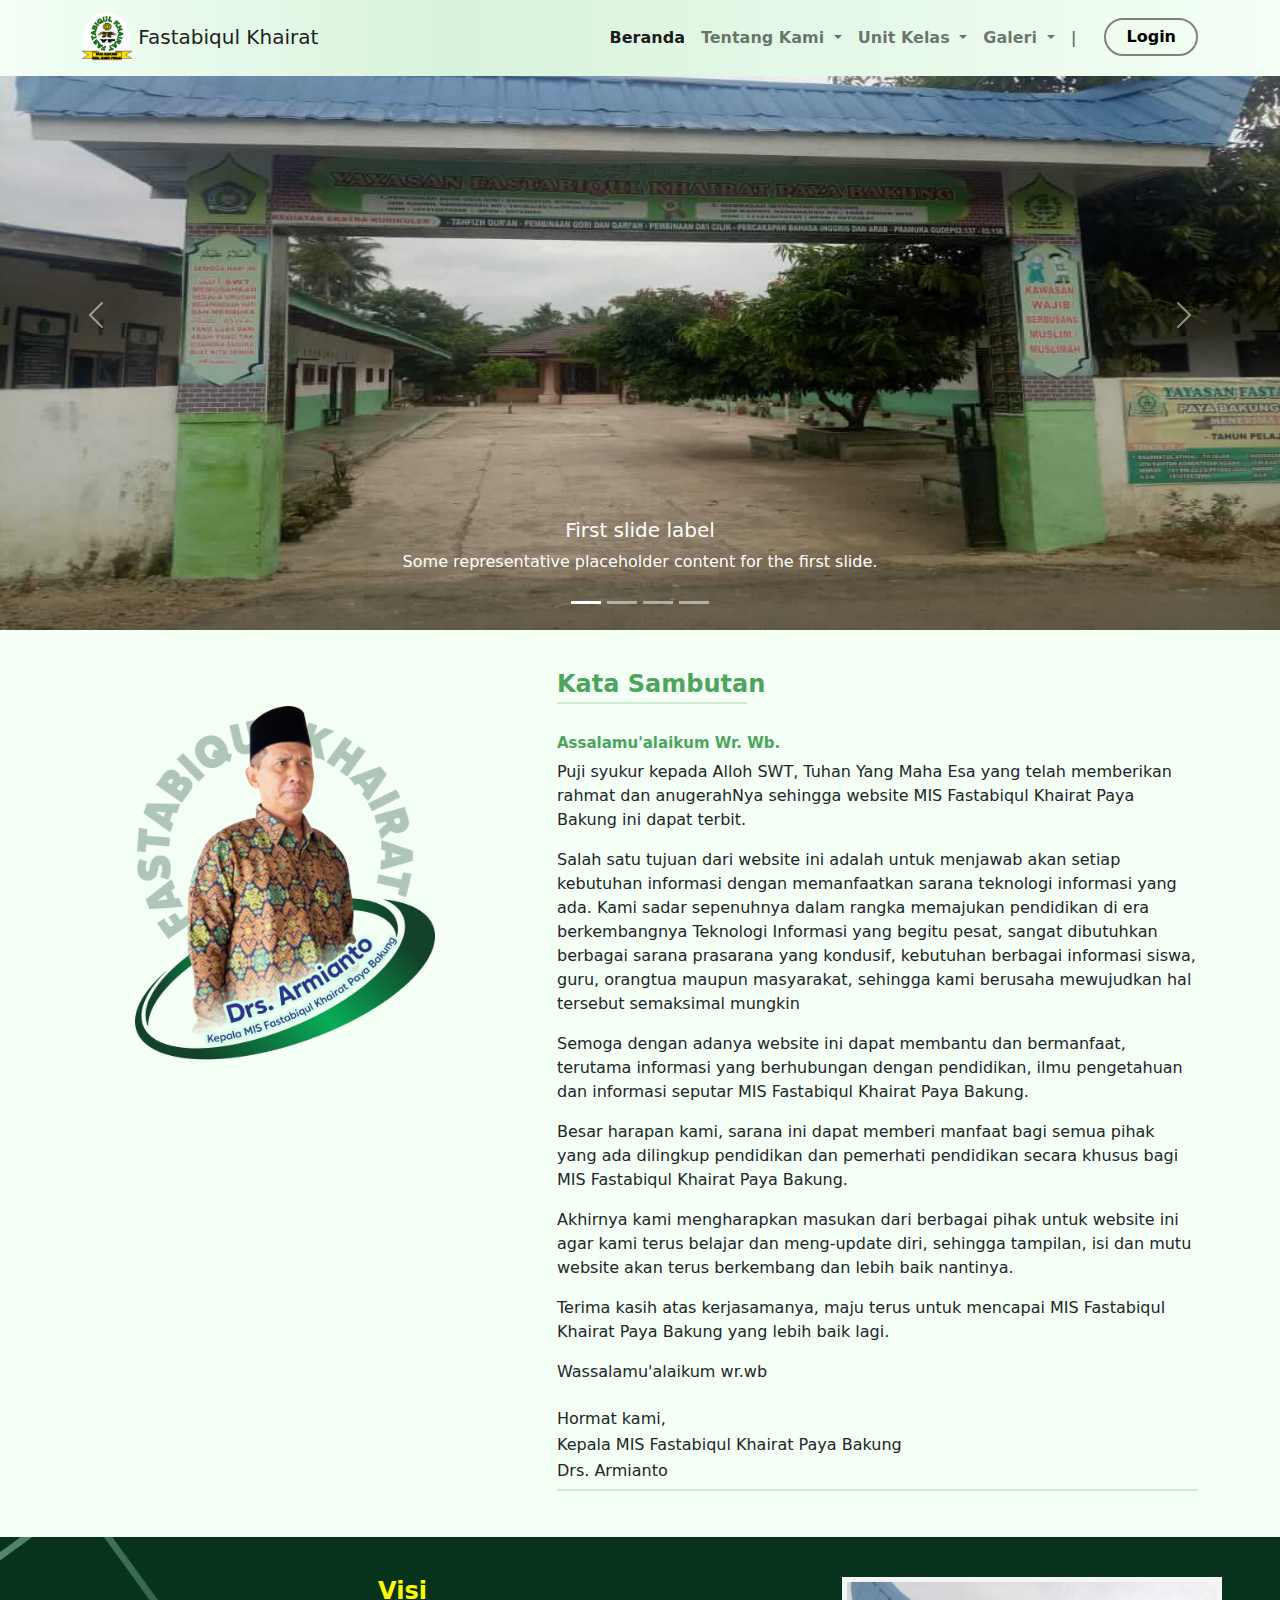
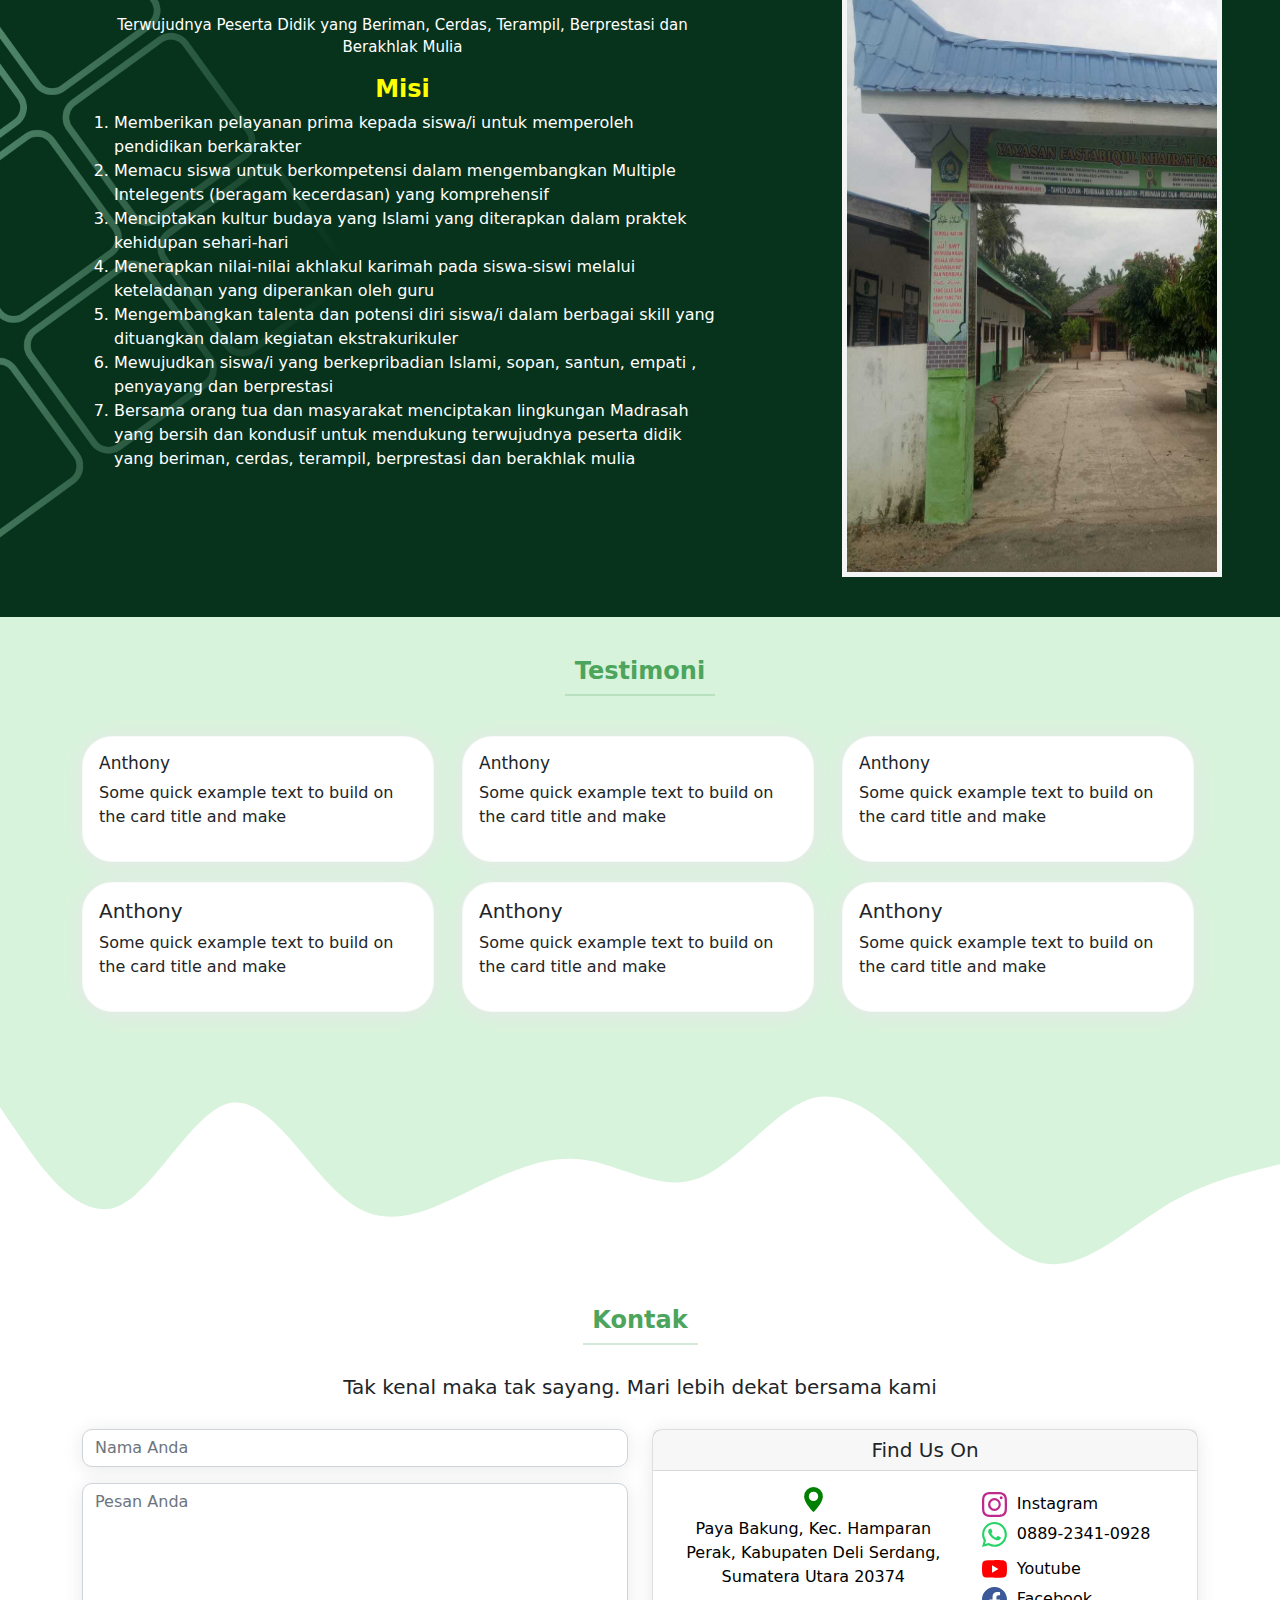
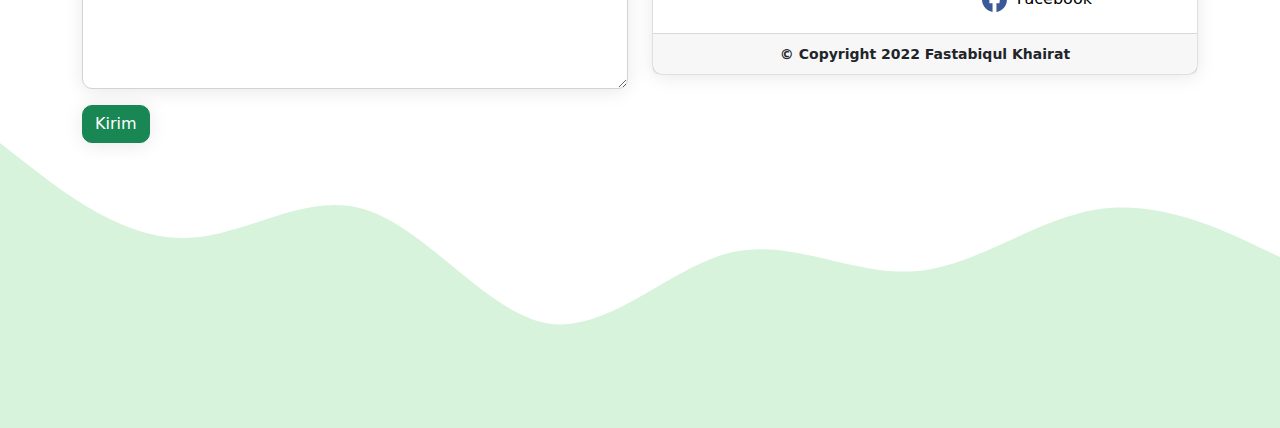
<file: index.html>
<!doctype html>
<html lang="en">

<head>
  <!-- Required meta tags -->
  <meta charset="utf-8">
  <meta name="viewport" content="width=device-width, initial-scale=1">

  <!-- Bootstrap CSS -->
  <link href="css/bootstrap.min.css" rel="stylesheet">

  <!-- My Css -->
  <link href="css/style.css" rel="stylesheet">

  <!-- font -->
  <link href="https://fonts.googleapis.com/css2?family=Sora:wght@300&display=swap" rel="stylesheet">


  <title>Fastabiqul</title>
</head>

<body>

  <!-- Navbar -->
  <!-- CAEFD7, 98E890, A4E8B0, 4DA55D, 5FAD6A  -->
  <nav class="navbar navbar-expand-lg fixed-top navbar-light" style="background: rgb(244,255,245);
background: linear-gradient(90deg, rgba(244,255,245,1) 0%, rgba(216,243,220,1) 35%, rgba(244,255,245,1) 100%);">
    <div class="container">
      <a class="navbar-brand" href="index.html">
        <img src="img/Logo.png" alt="" width="50" height="50" class="d-inline-block align-text-center">
        <span>Fastabiqul Khairat</span>
      </a>
      <button class="navbar-toggler" type="button" data-bs-toggle="collapse" data-bs-target="#navbarNav"
        aria-controls="navbarNav" aria-expanded="false" aria-label="Toggle navigation">
        <span class="navbar-toggler-icon"></span>
      </button>
      <div class="collapse navbar-collapse" id="navbarNav">
        <ul class="navbar-nav ms-auto">
          <li class="nav-item">
            <a class="nav-link active" aria-current="page" href="index.html">Beranda</a>
          </li>
          <li class="nav-item dropdown">
            <a class="nav-link dropdown-toggle" href="#" id="navbarDropdownMenuLink" role="button"
              data-bs-toggle="dropdown" aria-expanded="false">
              Tentang Kami
            </a>
            <ul class="dropdown-menu" aria-labelledby="navbarDropdownMenuLink">
              <li><a class="dropdown-item" href="tentangKami.html">Latar Belakang</a></li>
              <li><a class="dropdown-item" href="tentangKami.html#ekstrakulikuler">Program Umum & Ekstrakulikuler</a>
              </li>
              <li><a class="dropdown-item" href="tentangKami.html#programUnggulan">Program Unggulan</a></li>
            </ul>
          </li>
          <li class="nav-item dropdown">
            <a class="nav-link dropdown-toggle" href="#" id="navbarDropdownMenuLink" role="button"
              data-bs-toggle="dropdown" aria-expanded="false">
              Unit Kelas
            </a>
            <ul class="dropdown-menu" aria-labelledby="navbarDropdownMenuLink">
              <li><a class="dropdown-item" href="unitKelas.html">RA</a></li>
              <li><a class="dropdown-item" href="unitKelas.html#mis">MIS</a></li>
              <li><a class="dropdown-item" href="unitKelas.html#programUnggulan">Prestasi Siswa</a></li>
              <li><a class="dropdown-item" href="unitKelas.html#programUnggulan">Prestasi Guru</a></li>

            </ul>
          </li>
          <li class="nav-item dropdown">
            <a class="nav-link dropdown-toggle" href="#" id="navbarDropdownMenuLink" role="button"
              data-bs-toggle="dropdown" aria-expanded="false">
              Galeri
            </a>
            <ul class="dropdown-menu" aria-labelledby="navbarDropdownMenuLink">
              <li><a class="dropdown-item" href="foto.html">Foto</a></li>
              <li><a class="dropdown-item" href="video.html">Video</a></li>
            </ul>
          </li>

          <li class="nav-item">
            <span class="nav-link" aria-current="page" href="#" style="font-weight:bold;">|</span>
          </li>

          <li class="nav-item">
            <button type="button" class="btn btn-outline-secondary"
              style="padding:5px 20px; border:2px solid gray; border-radius:20px; margin-left:20px"><b><a href="#"
                  style="text-decoration:none; color: black;">Login</a></b></button>
          </li>
        </ul>
      </div>
    </div>
  </nav>

  <!-- Akhir Navbar -->


  <!-- Hero Image -->

  <section class="hero">
    <div id="carouselExampleCaptions" class="carousel slide" data-bs-ride="carousel" style="">
      <div class="carousel-indicators">
        <button type="button" data-bs-target="#carouselExampleCaptions" data-bs-slide-to="0" class="active"
          aria-current="true" aria-label="Slide 1"></button>
        <button type="button" data-bs-target="#carouselExampleCaptions" data-bs-slide-to="1"
          aria-label="Slide 2"></button>
        <button type="button" data-bs-target="#carouselExampleCaptions" data-bs-slide-to="2"
          aria-label="Slide 4"></button>
        <button type="button" data-bs-target="#carouselExampleCaptions" data-bs-slide-to="3"
          aria-label="Slide 3"></button>
      </div>
      <div class="carousel-inner">
        <div class="carousel-item active">
          <img src="img/slide1.jpeg" class="d-block w-100" style="height:70vh;" alt="...">
          <div class="carousel-caption d-none d-md-block">
            <h5>First slide label</h5>
            <p>Some representative placeholder content for the first slide.</p>
          </div>
        </div>
        <div class="carousel-item">
          <img src="img/slide3.jpeg" class="d-block w-100" style="height:70vh;" alt="...">
          <div class="carousel-caption d-none d-md-block">
            <h5>Third slide label</h5>
            <p>Some representative placeholder content for the third slide.</p>
          </div>
        </div>
        <div class="carousel-item">
          <img src="img/slide2.jpeg" class="d-block w-100" style="height:70vh;" alt="...">
          <div class="carousel-caption d-none d-md-block">
            <h5>Second slide label</h5>
            <p>Some representative placeholder content for the second slide.</p>
          </div>
        </div>
        <div class="carousel-item">
          <img src="img/slide4.jpeg" class="d-block w-100" style="height:70vh;" alt="...">
          <div class="carousel-caption d-none d-md-block">
            <h5>Third slide label</h5>
            <p>Some representative placeholder content for the third slide.</p>
          </div>
        </div>

      </div>
      <button class="carousel-control-prev" type="button" data-bs-target="#carouselExampleCaptions"
        data-bs-slide="prev">
        <span class="carousel-control-prev-icon" aria-hidden="true"></span>
        <span class="visually-hidden">Previous</span>
      </button>
      <button class="carousel-control-next" type="button" data-bs-target="#carouselExampleCaptions"
        data-bs-slide="next">
        <span class="carousel-control-next-icon" aria-hidden="true"></span>
        <span class="visually-hidden">Next</span>
      </button>
    </div>
  </section>

  <!-- Akhir Hero -->


  <!-- Kata Sambutan -->
  <section id="kataSambutan" class="kataSambutan">
    <div class="container">
      <div class="row">
        <div class="col-md-4 col-xs-12  col-xs-12 bg-avatar">
          <img src="img/vm/avatar.png" alt="foto Drs Armianto">
        </div>

        <div class="col-md-1"></div>

        <div class="col-md-7 col-xs-12 text-start text text-wrap">
          <div class="atas">
            <h4>Kata Sambutan</h4>
            <hr class="garisAtas">
          </div>

          <div class="bawah">
            <h4>Assalamu'alaikum Wr. Wb.</h4>
            <p>Puji syukur kepada Alloh SWT, Tuhan Yang Maha Esa yang telah memberikan rahmat dan anugerahNya sehingga
              website MIS Fastabiqul Khairat Paya Bakung ini dapat terbit. </p>
            <p>Salah satu tujuan dari website ini adalah untuk menjawab akan setiap kebutuhan informasi dengan
              memanfaatkan sarana teknologi informasi yang ada. Kami sadar sepenuhnya dalam rangka memajukan pendidikan
              di era berkembangnya Teknologi Informasi yang begitu pesat, sangat dibutuhkan berbagai sarana prasarana
              yang kondusif, kebutuhan berbagai informasi siswa, guru, orangtua maupun masyarakat, sehingga kami
              berusaha mewujudkan hal tersebut semaksimal mungkin</p>
            <p>Semoga dengan adanya website ini dapat membantu dan bermanfaat, terutama informasi yang berhubungan
              dengan pendidikan, ilmu pengetahuan dan informasi seputar MIS Fastabiqul Khairat Paya Bakung.</p>
            <p>Besar harapan kami, sarana ini dapat memberi manfaat bagi semua pihak yang ada dilingkup pendidikan dan
              pemerhati pendidikan secara khusus bagi MIS Fastabiqul Khairat Paya Bakung. </p>
            <p>Akhirnya kami mengharapkan masukan dari berbagai pihak untuk website ini agar kami terus belajar dan
              meng-update diri, sehingga tampilan, isi dan mutu website akan terus berkembang dan lebih baik nantinya.
            </p>
            <p>Terima kasih atas kerjasamanya, maju terus untuk mencapai MIS Fastabiqul Khairat Paya Bakung yang lebih
              baik lagi.</p>
            <P>Wassalamu'alaikum wr.wb</P>
            <div class="text-start penutup">
              <P>Hormat kami,</P>
              <p>Kepala MIS Fastabiqul Khairat Paya Bakung</p>
              <p>Drs. Armianto</p>
            </div>
            <hr class="garisBawah">
          </div>

        </div>
      </div>
    </div>
  </section>

  <!-- Akhir Kata Sambutan -->

  <section class="visiMisi">
    <div class="container">
      <div class="row text-center d-flex">


        <div class="col-md-7 col-xs-12 text">
          <h4>Visi</h4>
          <p style="color:white">Terwujudnya Peserta Didik yang Beriman, Cerdas,
            Terampil, Berprestasi dan Berakhlak Mulia</p>
          <h4>Misi</h4>
          <ol style="color:white" class="text-start">
            <li>Memberikan pelayanan prima kepada siswa/i untuk memperoleh pendidikan berkarakter</li>
            <li>Memacu siswa untuk berkompetensi dalam mengembangkan Multiple Intelegents (beragam kecerdasan) yang
              komprehensif</li>
            <li>Menciptakan kultur budaya yang Islami yang diterapkan dalam praktek kehidupan sehari-hari</li>
            <li>Menerapkan nilai-nilai akhlakul karimah pada siswa-siswi melalui keteladanan yang diperankan oleh guru
            </li>
            <li>Mengembangkan talenta dan potensi diri siswa/i dalam berbagai skill yang dituangkan dalam kegiatan
              ekstrakurikuler</li>
            <li>Mewujudkan siswa/i yang berkepribadian Islami, sopan, santun, empati , penyayang dan berprestasi</li>
            <li>Bersama orang tua dan masyarakat menciptakan lingkungan Madrasah yang bersih dan kondusif untuk
              mendukung terwujudnya peserta didik yang beriman, cerdas, terampil, berprestasi dan berakhlak mulia</li>
          </ol>
        </div>

        <div class="col-md-1 col-xs-12">

        </div>

        <div class="col-md-4 col-xs-12  col-xs-12 bg-avatar">
          <img src="img/skull.jpeg" alt="">
        </div>


      </div>
    </div>
  </section>

  <!-- AKHIR VISI MISI -->


  <!-- TESTIMONI -->
  <section class="testimoni">
    <div class="container">
      <div class="row text-center judul">
        <h4>Testimoni</h4>
        <hr>
      </div>
      <div class="row satu d-flex justify-content-evenly">
        <div class="col-md-4  col-xs-12">
          <div class="card border-light" style="width: 22rem;">
            <div class="card-body">
              <h5>Anthony</h5>
              <p>Some quick example text to build on the card title and make</p>
            </div>
          </div>
        </div>

        <div class="col-md-4  col-xs-12">
          <div class="card border-light" style="width: 22rem;">
            <div class="card-body">
              <h5>Anthony</h5>
              <p>Some quick example text to build on the card title and make</p>
            </div>
          </div>
        </div>

        <div class="col-md-4 col-xs-12">
          <div class="card border-light" style="width: 22rem;">
            <div class="card-body">
              <h5>Anthony</h5>
              <p>Some quick example text to build on the card title and make</p>
            </div>
          </div>
        </div>
      </div>


      <div class="row dua">
        <div class="col-md-4 col-xs-12">
          <div class="card border-light" style="width: 22rem;">
            <div class="card-body">
              <h5>Anthony</h5>
              <p>Some quick example text to build on the card title and make</p>
            </div>
          </div>
        </div>

        <div class="col-md-4 col-xs-12">
          <div class="card border-light" style="width: 22rem;">
            <div class="card-body">
              <h5>Anthony</h5>
              <p>Some quick example text to build on the card title and make</p>
            </div>
          </div>
        </div>

        <div class="col-md-4 col-xs-12">
          <div class="card border-light" style="width: 22rem;">
            <div class="card-body">
              <h5>Anthony</h5>
              <p>Some quick example text to build on the card title and make</p>
            </div>
          </div>
        </div>
      </div>

    </div>
  </section>
  <!-- <svg xmlns="http://www.w3.org/2000/svg" viewBox="0 0 1440 320"><path fill="#d8f3dc" fill-opacity="1" d="M0,160L21.8,186.7C43.6,213,87,267,131,245.3C174.5,224,218,128,262,106.7C305.5,85,349,139,393,176C436.4,213,480,235,524,234.7C567.3,235,611,213,655,170.7C698.2,128,742,64,785,69.3C829.1,75,873,149,916,154.7C960,160,1004,96,1047,112C1090.9,128,1135,224,1178,240C1221.8,256,1265,192,1309,154.7C1352.7,117,1396,107,1418,101.3L1440,96L1440,0L1418.2,0C1396.4,0,1353,0,1309,0C1265.5,0,1222,0,1178,0C1134.5,0,1091,0,1047,0C1003.6,0,960,0,916,0C872.7,0,829,0,785,0C741.8,0,698,0,655,0C610.9,0,567,0,524,0C480,0,436,0,393,0C349.1,0,305,0,262,0C218.2,0,175,0,131,0C87.3,0,44,0,22,0L0,0Z"></path></svg> -->
  <svg xmlns="http://www.w3.org/2000/svg" viewBox="0 0 1440 320">
    <path fill="#d8f3dc" fill-opacity="1"
      d="M0,96L21.8,128C43.6,160,87,224,131,208C174.5,192,218,96,262,90.7C305.5,85,349,171,393,202.7C436.4,235,480,213,524,192C567.3,171,611,149,655,154.7C698.2,160,742,192,785,176C829.1,160,873,96,916,85.3C960,75,1004,117,1047,165.3C1090.9,213,1135,267,1178,272C1221.8,277,1265,235,1309,208C1352.7,181,1396,171,1418,165.3L1440,160L1440,0L1418.2,0C1396.4,0,1353,0,1309,0C1265.5,0,1222,0,1178,0C1134.5,0,1091,0,1047,0C1003.6,0,960,0,916,0C872.7,0,829,0,785,0C741.8,0,698,0,655,0C610.9,0,567,0,524,0C480,0,436,0,393,0C349.1,0,305,0,262,0C218.2,0,175,0,131,0C87.3,0,44,0,22,0L0,0Z">
    </path>
  </svg>


  <!-- AKHIR TESTIMONU -->




  <!-- KONTAK -->
  <section class="kontak">
    <div class="container">
      <div class="row">
        <div class="col text-center">
          <h4>Kontak</h4>
          <hr>
        </div>
      </div>
      <div class="row judul">
        <div class="col keterangan text-center">
          <h5>Tak kenal maka tak sayang. Mari lebih dekat bersama kami</h5>
        </div>
      </div>
      <div class="row konten">
        <div class="col-md-6 col-xs-12">
          <div class="mb-3">

            <input type="email" class="form-control" id="exampleFormControlInput1" placeholder="Nama Anda">
          </div>
          <div class="mb-3">
            <textarea class="form-control" id="exampleFormControlTextarea1" placeholder="Pesan Anda"
              rows="8"></textarea>
          </div>
          <button type="button" class="btn btn-success">Kirim</button>
        </div>



        <div class="col-md-6 col-xs-12">
          <div class="card">
            <h5 class="card-header text-center">Find Us On</h5>
            <div class="card-body">
              <div class="row">
                <div class="col-md-7 col-xs-12 loct text-center">
                  <svg xmlns="http://www.w3.org/2000/svg" style="color:green;" fill="currentColor"
                    class="bi bi-geo-alt-fill" viewBox="0 0 16 16">
                    <path d="M8 16s6-5.686 6-10A6 6 0 0 0 2 6c0 4.314 6 10 6 10zm0-7a3 3 0 1 1 0-6 3 3 0 0 1 0 6z" />
                  </svg>
                  <p><a href="">Paya Bakung, Kec. Hamparan Perak, Kabupaten Deli Serdang, Sumatera Utara 20374</a></p>
                </div>
                <div class="col-md-5 col-xs-12 ms-auto">
                  <div class="row">
                    <div class="col-md-12 col-xs-6">
                      <div class="sosmed ig">
                        <svg xmlns="http://www.w3.org/2000/svg" fill="currentColor" class="bi bi-instagram"
                          viewBox="0 0 16 16" style="color: #bc2a8d;">
                          <path
                            d="M8 0C5.829 0 5.556.01 4.703.048 3.85.088 3.269.222 2.76.42a3.917 3.917 0 0 0-1.417.923A3.927 3.927 0 0 0 .42 2.76C.222 3.268.087 3.85.048 4.7.01 5.555 0 5.827 0 8.001c0 2.172.01 2.444.048 3.297.04.852.174 1.433.372 1.942.205.526.478.972.923 1.417.444.445.89.719 1.416.923.51.198 1.09.333 1.942.372C5.555 15.99 5.827 16 8 16s2.444-.01 3.298-.048c.851-.04 1.434-.174 1.943-.372a3.916 3.916 0 0 0 1.416-.923c.445-.445.718-.891.923-1.417.197-.509.332-1.09.372-1.942C15.99 10.445 16 10.173 16 8s-.01-2.445-.048-3.299c-.04-.851-.175-1.433-.372-1.941a3.926 3.926 0 0 0-.923-1.417A3.911 3.911 0 0 0 13.24.42c-.51-.198-1.092-.333-1.943-.372C10.443.01 10.172 0 7.998 0h.003zm-.717 1.442h.718c2.136 0 2.389.007 3.232.046.78.035 1.204.166 1.486.275.373.145.64.319.92.599.28.28.453.546.598.92.11.281.24.705.275 1.485.039.843.047 1.096.047 3.231s-.008 2.389-.047 3.232c-.035.78-.166 1.203-.275 1.485a2.47 2.47 0 0 1-.599.919c-.28.28-.546.453-.92.598-.28.11-.704.24-1.485.276-.843.038-1.096.047-3.232.047s-2.39-.009-3.233-.047c-.78-.036-1.203-.166-1.485-.276a2.478 2.478 0 0 1-.92-.598 2.48 2.48 0 0 1-.6-.92c-.109-.281-.24-.705-.275-1.485-.038-.843-.046-1.096-.046-3.233 0-2.136.008-2.388.046-3.231.036-.78.166-1.204.276-1.486.145-.373.319-.64.599-.92.28-.28.546-.453.92-.598.282-.11.705-.24 1.485-.276.738-.034 1.024-.044 2.515-.045v.002zm4.988 1.328a.96.96 0 1 0 0 1.92.96.96 0 0 0 0-1.92zm-4.27 1.122a4.109 4.109 0 1 0 0 8.217 4.109 4.109 0 0 0 0-8.217zm0 1.441a2.667 2.667 0 1 1 0 5.334 2.667 2.667 0 0 1 0-5.334z" />
                        </svg>
                        <a href="#" target="_blank">Instagram</a>
                      </div>
                      <div class="sosmed tw">
                        <svg xmlns="http://www.w3.org/2000/svg" style="color:#25D366" fill="currentColor"
                          class="bi bi-whatsapp" viewBox="0 0 16 16">
                          <path
                            d="M13.601 2.326A7.854 7.854 0 0 0 7.994 0C3.627 0 .068 3.558.064 7.926c0 1.399.366 2.76 1.057 3.965L0 16l4.204-1.102a7.933 7.933 0 0 0 3.79.965h.004c4.368 0 7.926-3.558 7.93-7.93A7.898 7.898 0 0 0 13.6 2.326zM7.994 14.521a6.573 6.573 0 0 1-3.356-.92l-.24-.144-2.494.654.666-2.433-.156-.251a6.56 6.56 0 0 1-1.007-3.505c0-3.626 2.957-6.584 6.591-6.584a6.56 6.56 0 0 1 4.66 1.931 6.557 6.557 0 0 1 1.928 4.66c-.004 3.639-2.961 6.592-6.592 6.592zm3.615-4.934c-.197-.099-1.17-.578-1.353-.646-.182-.065-.315-.099-.445.099-.133.197-.513.646-.627.775-.114.133-.232.148-.43.05-.197-.1-.836-.308-1.592-.985-.59-.525-.985-1.175-1.103-1.372-.114-.198-.011-.304.088-.403.087-.088.197-.232.296-.346.1-.114.133-.198.198-.33.065-.134.034-.248-.015-.347-.05-.099-.445-1.076-.612-1.47-.16-.389-.323-.335-.445-.34-.114-.007-.247-.007-.38-.007a.729.729 0 0 0-.529.247c-.182.198-.691.677-.691 1.654 0 .977.71 1.916.81 2.049.098.133 1.394 2.132 3.383 2.992.47.205.84.326 1.129.418.475.152.904.129 1.246.08.38-.058 1.171-.48 1.338-.943.164-.464.164-.86.114-.943-.049-.084-.182-.133-.38-.232z" />
                        </svg>
                        <a href="#" target="_blank">0889-2341-0928</a>
                      </div>
                    </div>

                    <div class="col-md-12 col-xs-6">
                      <div class="sosmed yt">
                        <svg xmlns="http://www.w3.org/2000/svg" fill="currentColor" class="bi bi-youtube"
                          viewBox="0 0 16 16" style="color: #FF0000;">
                          <path
                            d="M8.051 1.999h.089c.822.003 4.987.033 6.11.335a2.01 2.01 0 0 1 1.415 1.42c.101.38.172.883.22 1.402l.01.104.022.26.008.104c.065.914.073 1.77.074 1.957v.075c-.001.194-.01 1.108-.082 2.06l-.008.105-.009.104c-.05.572-.124 1.14-.235 1.558a2.007 2.007 0 0 1-1.415 1.42c-1.16.312-5.569.334-6.18.335h-.142c-.309 0-1.587-.006-2.927-.052l-.17-.006-.087-.004-.171-.007-.171-.007c-1.11-.049-2.167-.128-2.654-.26a2.007 2.007 0 0 1-1.415-1.419c-.111-.417-.185-.986-.235-1.558L.09 9.82l-.008-.104A31.4 31.4 0 0 1 0 7.68v-.123c.002-.215.01-.958.064-1.778l.007-.103.003-.052.008-.104.022-.26.01-.104c.048-.519.119-1.023.22-1.402a2.007 2.007 0 0 1 1.415-1.42c.487-.13 1.544-.21 2.654-.26l.17-.007.172-.006.086-.003.171-.007A99.788 99.788 0 0 1 7.858 2h.193zM6.4 5.209v4.818l4.157-2.408L6.4 5.209z" />
                        </svg>
                        <a href="#" target="_blank">Youtube</a>
                      </div>
                      <div class="sosmed fb">
                        <svg xmlns="http://www.w3.org/2000/svg" fill="currentColor" class="bi bi-facebook"
                          viewBox="0 0 16 16" style="color: #3b5998;">
                          <path
                            d="M16 8.049c0-4.446-3.582-8.05-8-8.05C3.58 0-.002 3.603-.002 8.05c0 4.017 2.926 7.347 6.75 7.951v-5.625h-2.03V8.05H6.75V6.275c0-2.017 1.195-3.131 3.022-3.131.876 0 1.791.157 1.791.157v1.98h-1.009c-.993 0-1.303.621-1.303 1.258v1.51h2.218l-.354 2.326H9.25V16c3.824-.604 6.75-3.934 6.75-7.951z" />
                        </svg>
                        <a href="#" target="_blank">Facebook</a>
                      </div>
                    </div>
                  </div>
                </div>
              </div>
            </div>
            <div class="card-footer text-center">
              <small><b>&copy; Copyright 2022 Fastabiqul Khairat</b></small>
            </div>
          </div>

        </div>
      </div>
    </div>
  </section>
  <img src="icon/gelombang.svg" alt="">


  <script src="js/bootstrap.bundle.min.js"></script>
  <script src="js/script.js"></script>

</body>

</html>
</file>
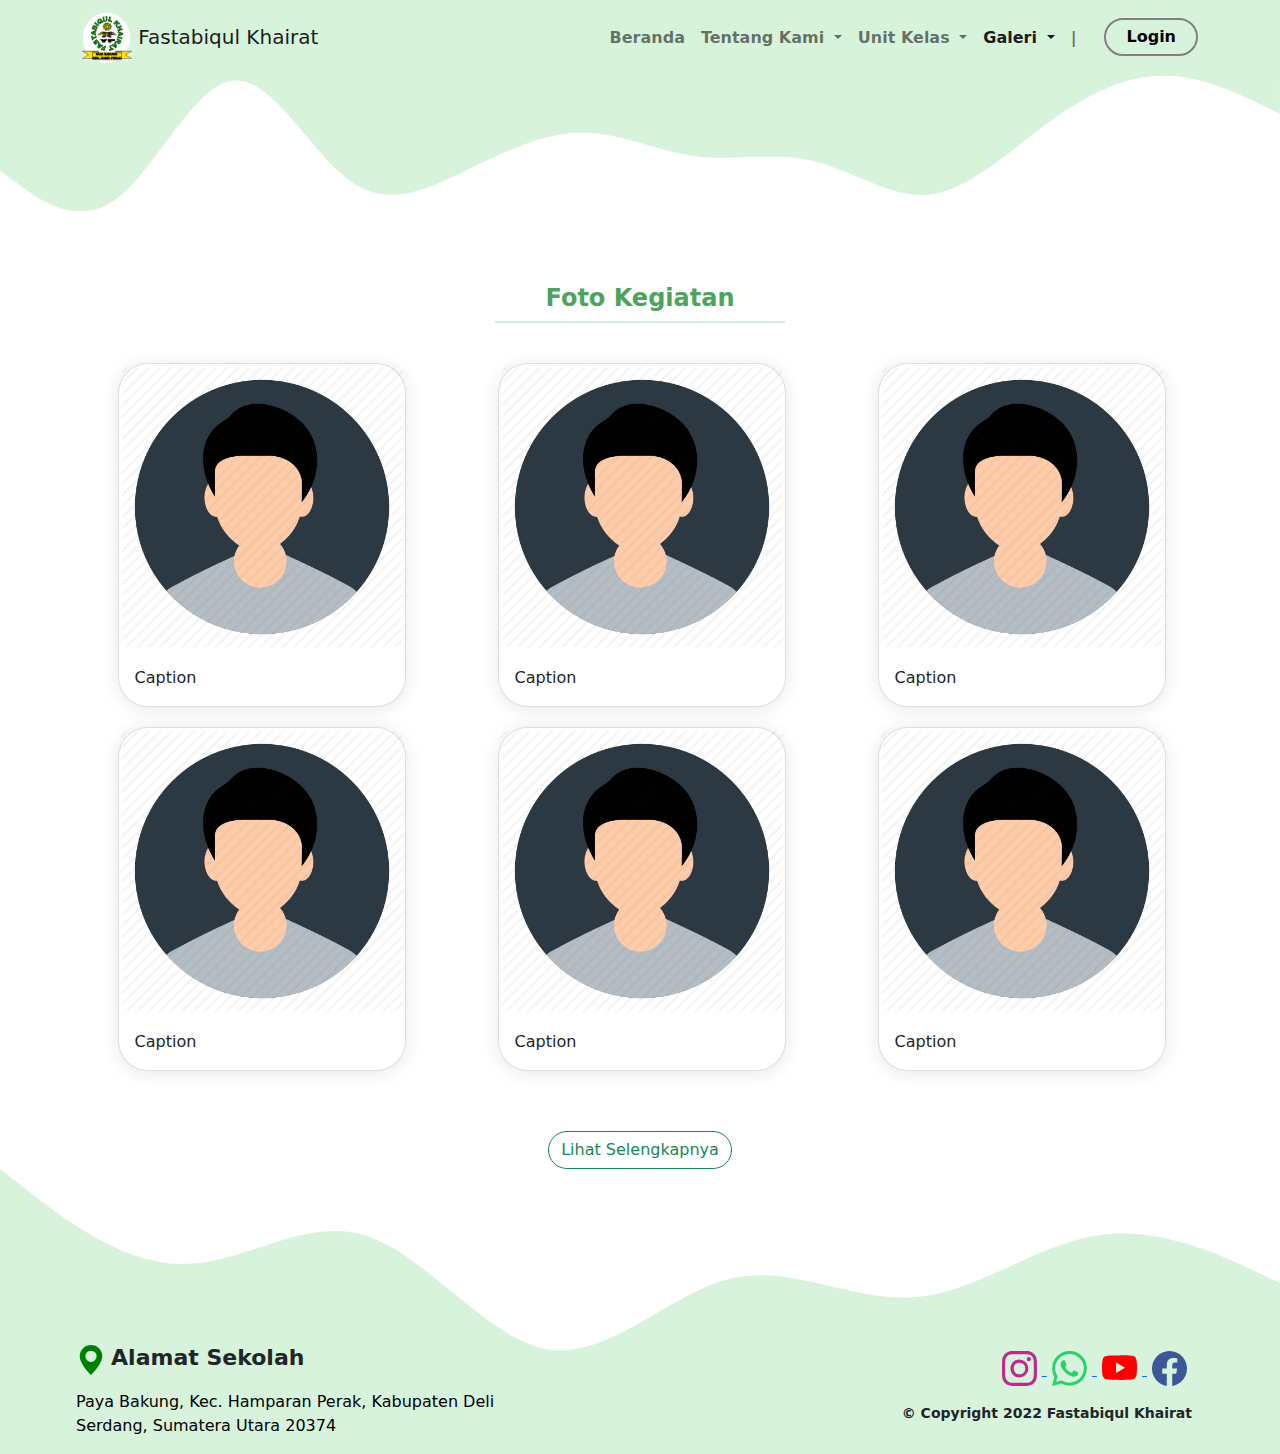
<file: foto.html>
<!doctype html>
<html lang="en">

<head>
  <!-- Required meta tags -->
  <meta charset="utf-8">
  <meta name="viewport" content="width=device-width, initial-scale=1">

  <!-- Bootstrap CSS -->
  <link href="css/bootstrap.min.css" rel="stylesheet">

  <!-- My Css -->
  <link href="css/foto.css" rel="stylesheet">

  <!-- font -->
  <link href="https://fonts.googleapis.com/css2?family=Sora:wght@300&display=swap" rel="stylesheet">


  <title>Fastabiqul</title>
</head>

<body>

  <!-- Navbar -->
  <!-- CAEFD7, 98E890, A4E8B0, 4DA55D, 5FAD6A  -->
  <nav class="navbar navbar-expand-lg fixed-top navbar-light" style="background-color:#d8f3dc;">
    <div class="container">
      <a class="navbar-brand" href="index.html">
        <img src="img/Logo.png" alt="" width="50" height="50" class="d-inline-block align-text-center">
        <span>Fastabiqul Khairat</span>
      </a>
      <button class="navbar-toggler" type="button" data-bs-toggle="collapse" data-bs-target="#navbarNav"
        aria-controls="navbarNav" aria-expanded="false" aria-label="Toggle navigation">
        <span class="navbar-toggler-icon"></span>
      </button>
      <div class="collapse navbar-collapse" id="navbarNav">
        <ul class="navbar-nav ms-auto">
          <li class="nav-item">
            <a class="nav-link" aria-current="page" href="index.html">Beranda</a>
          </li>
          <li class="nav-item dropdown">
            <a class="nav-link dropdown-toggle" href="#" id="navbarDropdownMenuLink" role="button"
              data-bs-toggle="dropdown" aria-expanded="false">
              Tentang Kami
            </a>
            <ul class="dropdown-menu" aria-labelledby="navbarDropdownMenuLink">
              <li><a class="dropdown-item" href="tentangKami.html" Latar Belakang</a>Latar Belakang</li>
              <li><a class="dropdown-item" href="tentangKami.html#ekstrakulikuler">Program Umum & Ekstrakulikuler</a>
              </li>
              <li><a class="dropdown-item" href="tentangKami.html#programUnggulan">Program Unggulan</a></li>
            </ul>
          </li>
          <li class="nav-item dropdown">
            <a class="nav-link dropdown-toggle" href="#" id="navbarDropdownMenuLink" role="button"
              data-bs-toggle="dropdown" aria-expanded="false">
              Unit Kelas
            </a>
            <ul class="dropdown-menu" aria-labelledby="navbarDropdownMenuLink">
              <li><a class="dropdown-item" href="unitKelas.html">RA</a></li>
              <li><a class="dropdown-item" href="unitKelas.html#mis">MIS</a></li>
              <li><a class="dropdown-item" href="unitKelas.html#programUnggulan">Prestasi Siswa</a></li>
              <li><a class="dropdown-item" href="unitKelas.html#programUnggulan">Prestasi Guru</a></li>

            </ul>
          </li>
          <li class="nav-item dropdown">
            <a class="nav-link dropdown-toggle active" href="#" id="navbarDropdownMenuLink" role="button"
              data-bs-toggle="dropdown" aria-expanded="false">
              Galeri
            </a>
            <ul class="dropdown-menu" aria-labelledby="navbarDropdownMenuLink">
              <li><a class="dropdown-item" href="foto.html">Foto</a></li>
              <li><a class="dropdown-item" href="video.html">Video</a></li>
            </ul>
          </li>

          <li class="nav-item">
            <span class="nav-link" aria-current="page" href="#" style="font-weight:bold;">|</span>
          </li>

          <li class="nav-item">
            <button type="button" class="btn btn-outline-secondary"
              style="padding:5px 20px; border:2px solid gray; border-radius:20px; margin-left:20px"><b><a href="#"
                  style="text-decoration:none; color: black;">Login</a></b></button>
          </li>
        </ul>
      </div>
    </div>
  </nav>

  <!-- Akhir Navbar -->








  <!-- SILUET ATAS -->
  <!-- <svg xmlns="http://www.w3.org/2000/svg" viewBox="0 0 1440 320"><path fill="#d8f3dc" fill-opacity="1" d="M0,224L21.8,208C43.6,192,87,160,131,170.7C174.5,181,218,235,262,245.3C305.5,256,349,224,393,186.7C436.4,149,480,107,524,101.3C567.3,96,611,128,655,133.3C698.2,139,742,117,785,101.3C829.1,85,873,75,916,96C960,117,1004,171,1047,208C1090.9,245,1135,267,1178,266.7C1221.8,267,1265,245,1309,218.7C1352.7,192,1396,160,1418,144L1440,128L1440,0L1418.2,0C1396.4,0,1353,0,1309,0C1265.5,0,1222,0,1178,0C1134.5,0,1091,0,1047,0C1003.6,0,960,0,916,0C872.7,0,829,0,785,0C741.8,0,698,0,655,0C610.9,0,567,0,524,0C480,0,436,0,393,0C349.1,0,305,0,262,0C218.2,0,175,0,131,0C87.3,0,44,0,22,0L0,0Z"></path></svg> -->
  <!-- <svg xmlns="http://www.w3.org/2000/svg" viewBox="0 0 1440 320"><path fill="#d8f3dc" fill-opacity="1" d="M0,96L21.8,122.7C43.6,149,87,203,131,202.7C174.5,203,218,149,262,160C305.5,171,349,245,393,277.3C436.4,309,480,299,524,256C567.3,213,611,139,655,96C698.2,53,742,43,785,53.3C829.1,64,873,96,916,106.7C960,117,1004,107,1047,128C1090.9,149,1135,203,1178,192C1221.8,181,1265,107,1309,112C1352.7,117,1396,203,1418,245.3L1440,288L1440,0L1418.2,0C1396.4,0,1353,0,1309,0C1265.5,0,1222,0,1178,0C1134.5,0,1091,0,1047,0C1003.6,0,960,0,916,0C872.7,0,829,0,785,0C741.8,0,698,0,655,0C610.9,0,567,0,524,0C480,0,436,0,393,0C349.1,0,305,0,262,0C218.2,0,175,0,131,0C87.3,0,44,0,22,0L0,0Z"></path></svg> -->
  <svg xmlns="http://www.w3.org/2000/svg" viewBox="0 0 1440 320">
    <path fill="#d8f3dc" fill-opacity="1"
      d="M0,192L21.8,208C43.6,224,87,256,131,224C174.5,192,218,96,262,90.7C305.5,85,349,171,393,202.7C436.4,235,480,213,524,192C567.3,171,611,149,655,149.3C698.2,149,742,171,785,176C829.1,181,873,171,916,181.3C960,192,1004,224,1047,218.7C1090.9,213,1135,171,1178,138.7C1221.8,107,1265,85,1309,85.3C1352.7,85,1396,107,1418,117.3L1440,128L1440,0L1418.2,0C1396.4,0,1353,0,1309,0C1265.5,0,1222,0,1178,0C1134.5,0,1091,0,1047,0C1003.6,0,960,0,916,0C872.7,0,829,0,785,0C741.8,0,698,0,655,0C610.9,0,567,0,524,0C480,0,436,0,393,0C349.1,0,305,0,262,0C218.2,0,175,0,131,0C87.3,0,44,0,22,0L0,0Z">
    </path>
  </svg>


  <!-- AKHIR SILUET ATAS -->






  <!-- FOTO SECTION -->
  <section id="galeri" class="galeri">
    <div class="container">
      <div class="row text-center judul">
        <h4>Foto Kegiatan</h4>
        <hr>
      </div>
      <div class="row satu d-flex justify-content-evenly">
        <div class="col-xl-4 col-lg-4 col-md-12  col-xs-12">
          <div class="card" style="width: 18rem;">
            <img src="img/avatar2.png" class="card-img-top" alt="...">
            <div class="card-body">
              <p class="card-text">Caption</p>
            </div>
          </div>
        </div>

        <div class="col-xl-4 col-lg-4 col-md-12  col-xs-12">
          <div class="card" style="width: 18rem;">
            <img src="img/avatar2.png" class="card-img-top" alt="...">
            <div class="card-body">
              <p class="card-text">Caption</p>
            </div>
          </div>
        </div>

        <div class="col-xl-4 col-lg-4 col-md-12 col-xs-12">
          <div class="card" style="width: 18rem;">
            <img src="img/avatar2.png" class="card-img-top" alt="...">
            <div class="card-body">
              <p class="card-text">Caption</p>
            </div>
          </div>
        </div>
      </div>


      <div class="row dua">
        <div class="col-xl-4 col-lg-4 col-md-12 col-xs-12">
          <div class="card" style="width: 18rem;">
            <img src="img/avatar2.png" class="card-img-top" alt="...">
            <div class="card-body">
              <p class="card-text">Caption</p>
            </div>
          </div>
        </div>

        <div class="col-xl-4 col-lg-4 col-md-12 col-xs-12">
          <div class="card" style="width: 18rem;">
            <img src="img/avatar2.png" class="card-img-top" alt="...">
            <div class="card-body">
              <p class="card-text">Caption</p>
            </div>
          </div>
        </div>

        <div class="col-xl-4 col-lg-4 col-md-12 col-xs-12">
          <div class="card" style="width: 18rem;">
            <img src="img/avatar2.png" class="card-img-top" alt="...">
            <div class="card-body">
              <p class="card-text">Caption</p>
            </div>
          </div>
        </div>
      </div>

    </div>
  </section>
  <!-- AKHIR FOTO SECTION -->






  <!-- MODAL LIHAT SELENGKAPNYA -->

  <!-- Button trigger modal -->
  <section class="seeMore">
    <div class="text-center">
      <button type="button" class="btn btn-outline-success" data-bs-toggle="modal" data-bs-target="#target"
        style="border-radius:20px;">
        Lihat Selengkapnya
      </button>
    </div>

    <!-- Modal -->
    <div class="modal fade" id="target" tabindex="-1" aria-labelledby="exampleModalLabel" aria-hidden="true">
      <div class="modal-dialog modal-xl">
        <div class="modal-content">
          <div class="modal-header">
            <h5 class="modal-title" id="exampleModalLabel">Foto Lainnya</h5>
            <button type="button" class="btn-close" data-bs-dismiss="modal" aria-label="Close"></button>
          </div>
          <div class="modal-body">
            <div class="row satu align-center">
              <div class="col-xl-4 col-lg-4 col-md-12  col-xs-12">
                <div class="card" style="width: 18rem;">
                  <img src="img/avatar2.png" class="card-img-top" alt="...">
                  <div class="card-body">
                    <p class="card-text">Caption</p>
                  </div>
                </div>
              </div>

              <div class="col-xl-4 col-lg-4 col-md-12  col-xs-12">
                <div class="card" style="width: 18rem;">
                  <img src="img/avatar2.png" class="card-img-top" alt="...">
                  <div class="card-body">
                    <p class="card-text">Caption</p>
                  </div>
                </div>
              </div>

              <div class="col-xl-4 col-lg-4 col-md-12 col-xs-12">
                <div class="card" style="width: 18rem;">
                  <img src="img/avatar2.png" class="card-img-top" alt="...">
                  <div class="card-body">
                    <p class="card-text">Caption</p>
                  </div>
                </div>
              </div>
            </div>


            <div class="row dua">
              <div class="col-xl-4 col-lg-4 col-md-12 col-xs-12">
                <div class="card" style="width: 18rem;">
                  <img src="img/avatar2.png" class="card-img-top" alt="...">
                  <div class="card-body">
                    <p class="card-text">Caption</p>
                  </div>
                </div>
              </div>

              <div class="col-xl-4 col-lg-4 col-md-12 col-xs-12">
                <div class="card" style="width: 18rem;">
                  <img src="img/avatar2.png" class="card-img-top" alt="...">
                  <div class="card-body">
                    <p class="card-text">Caption</p>
                  </div>
                </div>
              </div>

              <div class="col-xl-4 col-lg-4 col-md-12 col-xs-12">
                <div class="card" style="width: 18rem;">
                  <img src="img/avatar2.png" class="card-img-top" alt="...">
                  <div class="card-body">
                    <p class="card-text">Caption</p>
                  </div>
                </div>
              </div>
            </div>
          </div>
          <div class="modal-footer">
            <button type="button" class="btn btn-secondary" data-bs-dismiss="modal"
              style="border-radius:20px;">Tutup</button>
            <!-- <button type="button" class="btn btn-primary">Save changes</button> -->
          </div>
        </div>
      </div>
    </div>
  </section>

  <!-- AKHIR MODAL LIHAT SELENGKAPNYA -->





  <!-- FOOTER SECTION -->
  <footer>

    <div class="container">
      <div class="row">
        <div class="col-md-5 kiri">
          <svg xmlns="http://www.w3.org/2000/svg" style="color:green;" fill="currentColor" class="bi bi-geo-alt-fill"
            viewBox="0 0 16 16">
            <path d="M8 16s6-5.686 6-10A6 6 0 0 0 2 6c0 4.314 6 10 6 10zm0-7a3 3 0 1 1 0-6 3 3 0 0 1 0 6z" />
          </svg>
          <p class="alamat" style="display:inline-block;"><b>Alamat Sekolah</b></p>
          <p>
            <a href="">Paya Bakung, Kec. Hamparan Perak, Kabupaten Deli Serdang, Sumatera Utara 20374</a>
          </p>


        </div>

        <div class="col-md-7 kanan">
          <a href="" target="_blank">
            <svg xmlns="http://www.w3.org/2000/svg" fill="currentColor" class="bi bi-instagram" viewBox="0 0 16 16"
              style="color: #bc2a8d;">
              <path
                d="M8 0C5.829 0 5.556.01 4.703.048 3.85.088 3.269.222 2.76.42a3.917 3.917 0 0 0-1.417.923A3.927 3.927 0 0 0 .42 2.76C.222 3.268.087 3.85.048 4.7.01 5.555 0 5.827 0 8.001c0 2.172.01 2.444.048 3.297.04.852.174 1.433.372 1.942.205.526.478.972.923 1.417.444.445.89.719 1.416.923.51.198 1.09.333 1.942.372C5.555 15.99 5.827 16 8 16s2.444-.01 3.298-.048c.851-.04 1.434-.174 1.943-.372a3.916 3.916 0 0 0 1.416-.923c.445-.445.718-.891.923-1.417.197-.509.332-1.09.372-1.942C15.99 10.445 16 10.173 16 8s-.01-2.445-.048-3.299c-.04-.851-.175-1.433-.372-1.941a3.926 3.926 0 0 0-.923-1.417A3.911 3.911 0 0 0 13.24.42c-.51-.198-1.092-.333-1.943-.372C10.443.01 10.172 0 7.998 0h.003zm-.717 1.442h.718c2.136 0 2.389.007 3.232.046.78.035 1.204.166 1.486.275.373.145.64.319.92.599.28.28.453.546.598.92.11.281.24.705.275 1.485.039.843.047 1.096.047 3.231s-.008 2.389-.047 3.232c-.035.78-.166 1.203-.275 1.485a2.47 2.47 0 0 1-.599.919c-.28.28-.546.453-.92.598-.28.11-.704.24-1.485.276-.843.038-1.096.047-3.232.047s-2.39-.009-3.233-.047c-.78-.036-1.203-.166-1.485-.276a2.478 2.478 0 0 1-.92-.598 2.48 2.48 0 0 1-.6-.92c-.109-.281-.24-.705-.275-1.485-.038-.843-.046-1.096-.046-3.233 0-2.136.008-2.388.046-3.231.036-.78.166-1.204.276-1.486.145-.373.319-.64.599-.92.28-.28.546-.453.92-.598.282-.11.705-.24 1.485-.276.738-.034 1.024-.044 2.515-.045v.002zm4.988 1.328a.96.96 0 1 0 0 1.92.96.96 0 0 0 0-1.92zm-4.27 1.122a4.109 4.109 0 1 0 0 8.217 4.109 4.109 0 0 0 0-8.217zm0 1.441a2.667 2.667 0 1 1 0 5.334 2.667 2.667 0 0 1 0-5.334z" />
            </svg>
          </a>

          <a href="" target="_blank">
            <svg xmlns="http://www.w3.org/2000/svg" style="color:#25D366" fill="currentColor" class="bi bi-whatsapp"
              viewBox="0 0 16 16">
              <path
                d="M13.601 2.326A7.854 7.854 0 0 0 7.994 0C3.627 0 .068 3.558.064 7.926c0 1.399.366 2.76 1.057 3.965L0 16l4.204-1.102a7.933 7.933 0 0 0 3.79.965h.004c4.368 0 7.926-3.558 7.93-7.93A7.898 7.898 0 0 0 13.6 2.326zM7.994 14.521a6.573 6.573 0 0 1-3.356-.92l-.24-.144-2.494.654.666-2.433-.156-.251a6.56 6.56 0 0 1-1.007-3.505c0-3.626 2.957-6.584 6.591-6.584a6.56 6.56 0 0 1 4.66 1.931 6.557 6.557 0 0 1 1.928 4.66c-.004 3.639-2.961 6.592-6.592 6.592zm3.615-4.934c-.197-.099-1.17-.578-1.353-.646-.182-.065-.315-.099-.445.099-.133.197-.513.646-.627.775-.114.133-.232.148-.43.05-.197-.1-.836-.308-1.592-.985-.59-.525-.985-1.175-1.103-1.372-.114-.198-.011-.304.088-.403.087-.088.197-.232.296-.346.1-.114.133-.198.198-.33.065-.134.034-.248-.015-.347-.05-.099-.445-1.076-.612-1.47-.16-.389-.323-.335-.445-.34-.114-.007-.247-.007-.38-.007a.729.729 0 0 0-.529.247c-.182.198-.691.677-.691 1.654 0 .977.71 1.916.81 2.049.098.133 1.394 2.132 3.383 2.992.47.205.84.326 1.129.418.475.152.904.129 1.246.08.38-.058 1.171-.48 1.338-.943.164-.464.164-.86.114-.943-.049-.084-.182-.133-.38-.232z" />
            </svg>
          </a>

          <a href="" target="_blank">
            <svg xmlns="http://www.w3.org/2000/svg" fill="currentColor" class="bi bi-youtube" viewBox="0 0 16 16"
              style="color: #FF0000;">
              <path
                d="M8.051 1.999h.089c.822.003 4.987.033 6.11.335a2.01 2.01 0 0 1 1.415 1.42c.101.38.172.883.22 1.402l.01.104.022.26.008.104c.065.914.073 1.77.074 1.957v.075c-.001.194-.01 1.108-.082 2.06l-.008.105-.009.104c-.05.572-.124 1.14-.235 1.558a2.007 2.007 0 0 1-1.415 1.42c-1.16.312-5.569.334-6.18.335h-.142c-.309 0-1.587-.006-2.927-.052l-.17-.006-.087-.004-.171-.007-.171-.007c-1.11-.049-2.167-.128-2.654-.26a2.007 2.007 0 0 1-1.415-1.419c-.111-.417-.185-.986-.235-1.558L.09 9.82l-.008-.104A31.4 31.4 0 0 1 0 7.68v-.123c.002-.215.01-.958.064-1.778l.007-.103.003-.052.008-.104.022-.26.01-.104c.048-.519.119-1.023.22-1.402a2.007 2.007 0 0 1 1.415-1.42c.487-.13 1.544-.21 2.654-.26l.17-.007.172-.006.086-.003.171-.007A99.788 99.788 0 0 1 7.858 2h.193zM6.4 5.209v4.818l4.157-2.408L6.4 5.209z" />
            </svg>
          </a>

          <a href="" target="_blank">
            <svg xmlns="http://www.w3.org/2000/svg" fill="currentColor" class="bi bi-facebook" viewBox="0 0 16 16"
              style="color: #3b5998;">
              <path
                d="M16 8.049c0-4.446-3.582-8.05-8-8.05C3.58 0-.002 3.603-.002 8.05c0 4.017 2.926 7.347 6.75 7.951v-5.625h-2.03V8.05H6.75V6.275c0-2.017 1.195-3.131 3.022-3.131.876 0 1.791.157 1.791.157v1.98h-1.009c-.993 0-1.303.621-1.303 1.258v1.51h2.218l-.354 2.326H9.25V16c3.824-.604 6.75-3.934 6.75-7.951z" />
            </svg>
          </a>
          <br>

          <small><b>&copy; Copyright 2022 Fastabiqul Khairat</b></small>

        </div>
      </div>
    </div>
    <img src="icon/gelombang.svg" alt="">
  </footer>

  <!-- AKHIR FOOTER SECTION -->


  <script src="js/bootstrap.bundle.min.js"></script>
  <script src="js/script.js"></script>

</body>

</html>
</file>
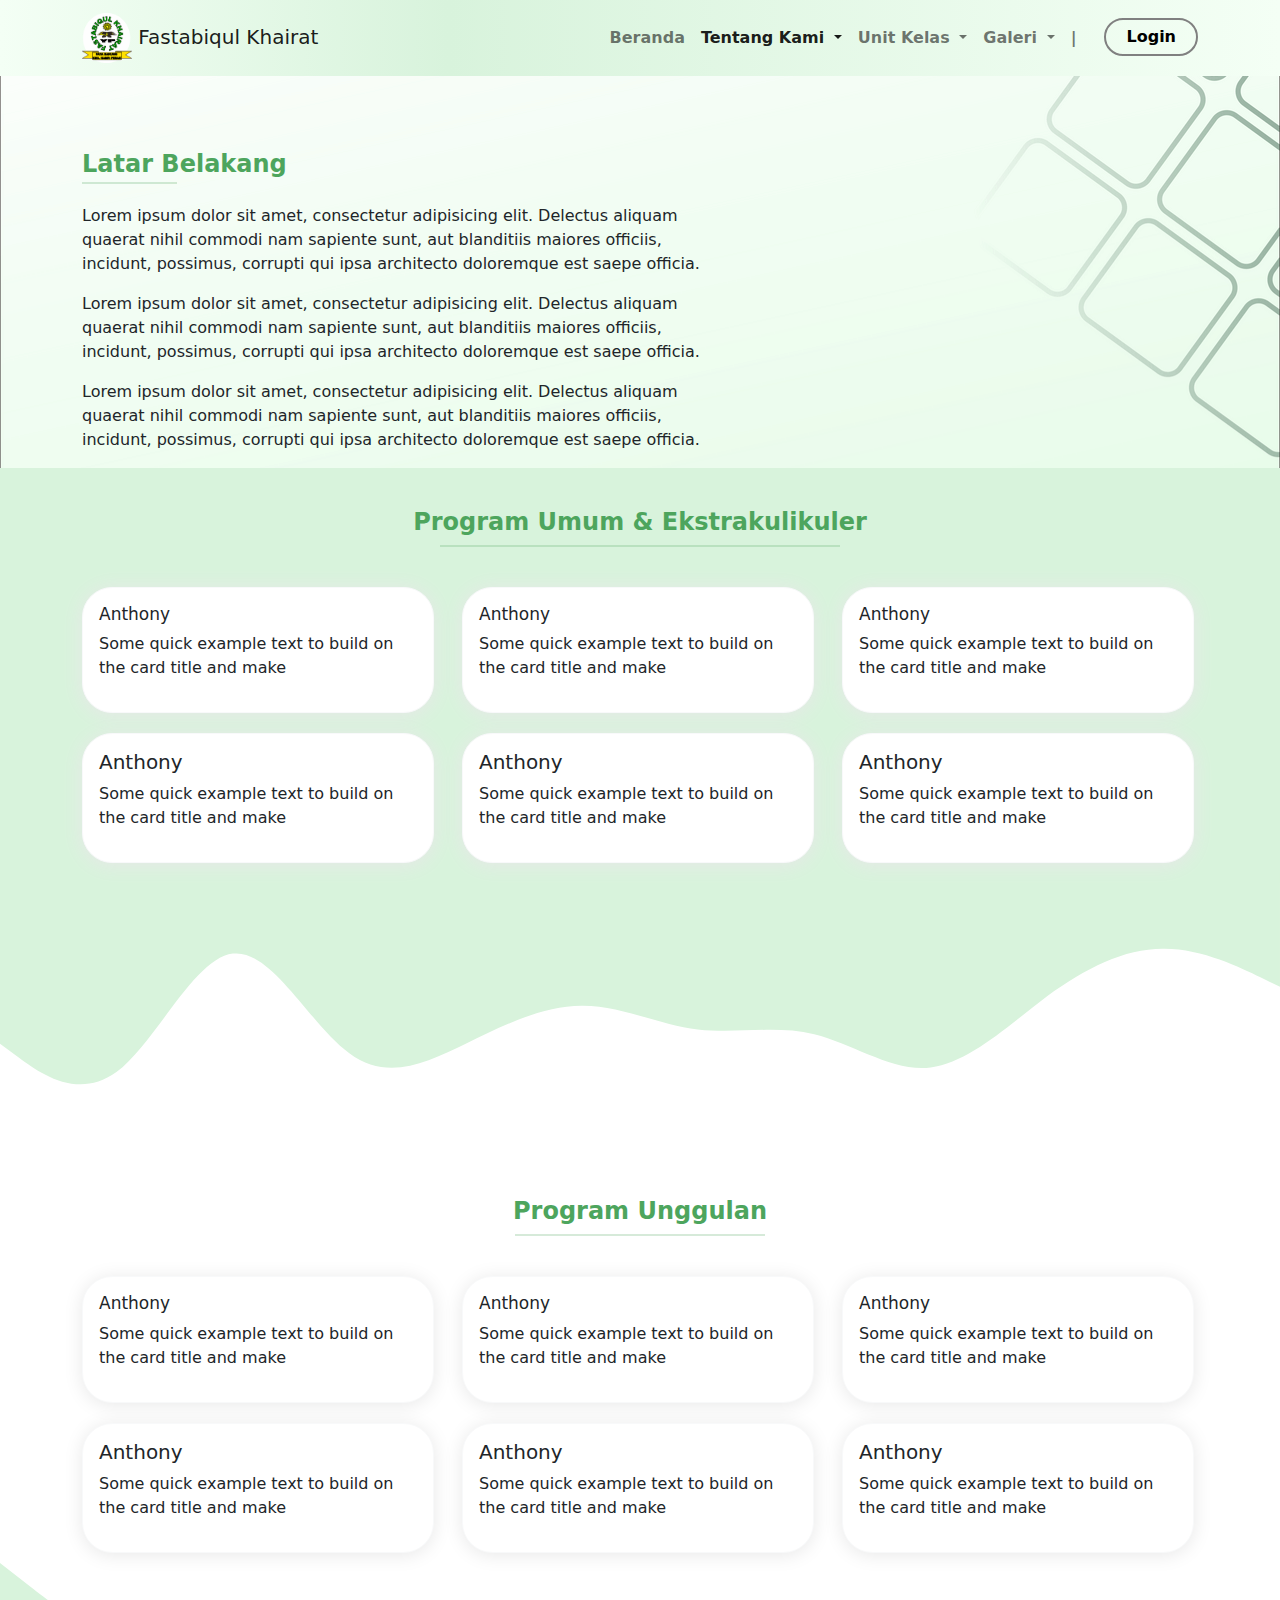
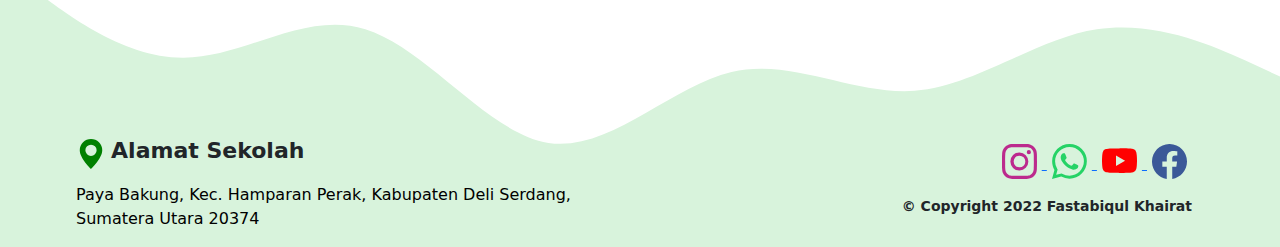
<file: tentangKami.html>
<!doctype html>
<html lang="en">

<head>
  <!-- Required meta tags -->
  <meta charset="utf-8">
  <meta name="viewport" content="width=device-width, initial-scale=1">

  <!-- Bootstrap CSS -->
  <link href="css/bootstrap.min.css" rel="stylesheet">

  <!-- My Css -->
  <link href="css/tentangKami.css" rel="stylesheet">

  <!-- font -->
  <link href="https://fonts.googleapis.com/css2?family=Sora:wght@300&display=swap" rel="stylesheet">


  <title>Fastabiqul</title>
</head>

<body>

  <!-- Navbar -->
  <!-- CAEFD7, 98E890, A4E8B0, 4DA55D, 5FAD6A  -->
  <nav class="navbar navbar-expand-lg fixed-top navbar-light" style="background: rgb(244,255,245);
background: linear-gradient(90deg, rgba(244,255,245,1) 0%, rgba(216,243,220,1) 35%, rgba(244,255,245,1) 100%);">
    <div class="container">
      <a class="navbar-brand" href="index.html">
          <img src="img/Logo.png" alt="" width="50" height="50" class="d-inline-block align-text-center">
        <span>Fastabiqul Khairat</span>
      </a>
      <button class="navbar-toggler" type="button" data-bs-toggle="collapse" data-bs-target="#navbarNav"
        aria-controls="navbarNav" aria-expanded="false" aria-label="Toggle navigation">
        <span class="navbar-toggler-icon"></span>
      </button>
      <div class="collapse navbar-collapse" id="navbarNav">
        <ul class="navbar-nav ms-auto">
          <li class="nav-item">
            <a class="nav-link" aria-current="page" href="index.html">Beranda</a>
          </li>
          <li class="nav-item dropdown">
            <a class="nav-link dropdown-toggle active" href="#" id="navbarDropdownMenuLink" role="button"
              data-bs-toggle="dropdown" aria-expanded="false">
              Tentang Kami
            </a>
            <ul class="dropdown-menu" aria-labelledby="navbarDropdownMenuLink">
              <li><a class="dropdown-item" href="tentangKami.html">Latar Belakang</a></li>
              <li><a class="dropdown-item" href="tentangKami.html#ekstrakulikuler">Program Umum & Ekstrakulikuler</a></li>
              <li><a class="dropdown-item" href="tentangKami.html#programUnggulan">Program Unggulan</a></li>
            </ul>
          </li>
          <li class="nav-item dropdown">
            <a class="nav-link dropdown-toggle" href="#" id="navbarDropdownMenuLink" role="button"
              data-bs-toggle="dropdown" aria-expanded="false">
              Unit Kelas
            </a>
            <ul class="dropdown-menu" aria-labelledby="navbarDropdownMenuLink">
              <li><a class="dropdown-item" href="unitKelas.html">RA</a></li>
              <li><a class="dropdown-item" href="unitKelas.html#mis">MIS</a></li>
              <li><a class="dropdown-item" href="unitKelas.html#programUnggulan">Prestasi Siswa</a></li>
              <li><a class="dropdown-item" href="unitKelas.html#programUnggulan">Prestasi Guru</a></li>

            </ul>
          </li>
          <li class="nav-item dropdown">
            <a class="nav-link dropdown-toggle" href="#" id="navbarDropdownMenuLink" role="button"
              data-bs-toggle="dropdown" aria-expanded="false">
              Galeri
            </a>
            <ul class="dropdown-menu" aria-labelledby="navbarDropdownMenuLink">
              <li><a class="dropdown-item" href="foto.html">Foto</a></li>
              <li><a class="dropdown-item" href="video.html">Video</a></li>
            </ul>
          </li>

          <li class="nav-item">
            <span class="nav-link" aria-current="page" href="#" style="font-weight:bold;">|</span>
          </li>

          <li class="nav-item">
            <button type="button" class="btn btn-outline-secondary" style="padding:5px 20px; border:2px solid gray; border-radius:20px; margin-left:20px"><b><a href="#" style="text-decoration:none; color: black;">Login</a></b></button>
          </li>
        </ul>
      </div>
    </div>
  </nav>

<!-- Akhir Navbar -->


<section id="history" class="history">
  <div class="container">
    <div class="row">
      <div class="col-md-7 col-sm-12 col-xs-12">
        <h4>Latar Belakang</h4>
        <hr>
        <p>Lorem ipsum dolor sit amet, consectetur adipisicing elit. Delectus aliquam quaerat nihil commodi nam sapiente sunt, aut blanditiis maiores officiis, incidunt, possimus, corrupti qui ipsa architecto doloremque est saepe officia.</p>
        <p>Lorem ipsum dolor sit amet, consectetur adipisicing elit. Delectus aliquam quaerat nihil commodi nam sapiente sunt, aut blanditiis maiores officiis, incidunt, possimus, corrupti qui ipsa architecto doloremque est saepe officia.</p>
        <p>Lorem ipsum dolor sit amet, consectetur adipisicing elit. Delectus aliquam quaerat nihil commodi nam sapiente sunt, aut blanditiis maiores officiis, incidunt, possimus, corrupti qui ipsa architecto doloremque est saepe officia.</p>
      </div>
    </div>
  </div>
</section>

<!-- TESTIMONI -->
<section id="ekstrakulikuler" class="ekstrakulikuler">
  <div class="container">
    <div class="row text-center judul">
      <h4>Program Umum & Ekstrakulikuler</h4>
      <hr>
    </div>
    <div class="row satu d-flex justify-content-evenly">
      <div class="col-xl-4 col-md-12 col-xs-12">
        <div class="card border-light" style="width: 22rem;">
          <div class="card-body">
            <h5>Anthony</h5>
            <p>Some quick example text to build on the card title and make</p>
          </div>
        </div>
      </div>

      <div class="col-xl-4 col-md-12  col-xs-12">
        <div class="card border-light" style="width: 22rem;">
          <div class="card-body">
            <h5>Anthony</h5>
            <p>Some quick example text to build on the card title and make</p>
          </div>
        </div>
      </div>

      <div class="col-xl-4 col-md-12 col-xs-12">
        <div class="card border-light" style="width: 22rem;">
          <div class="card-body">
            <h5>Anthony</h5>
            <p>Some quick example text to build on the card title and make</p>
          </div>
        </div>
      </div>
    </div>


    <div class="row dua">
      <div class="col-xl-4 col-md-12 col-xs-12">
        <div class="card border-light" style="width: 22rem;">
          <div class="card-body">
            <h5>Anthony</h5>
            <p>Some quick example text to build on the card title and make</p>
          </div>
        </div>
      </div>

      <div class="col-xl-4 col-md-12 col-xs-12">
        <div class="card border-light" style="width: 22rem;">
          <div class="card-body">
            <h5>Anthony</h5>
            <p>Some quick example text to build on the card title and make</p>
          </div>
        </div>
      </div>

      <div class="col-xl-4 col-md-12 col-xs-12">
        <div class="card border-light" style="width: 22rem;">
          <div class="card-body">
            <h5>Anthony</h5>
            <p>Some quick example text to build on the card title and make</p>
          </div>
        </div>
      </div>
    </div>

  </div>
</section>
<!-- <svg xmlns="http://www.w3.org/2000/svg" viewBox="0 0 1440 320"><path fill="#d8f3dc" fill-opacity="1" d="M0,224L21.8,208C43.6,192,87,160,131,170.7C174.5,181,218,235,262,245.3C305.5,256,349,224,393,186.7C436.4,149,480,107,524,101.3C567.3,96,611,128,655,133.3C698.2,139,742,117,785,101.3C829.1,85,873,75,916,96C960,117,1004,171,1047,208C1090.9,245,1135,267,1178,266.7C1221.8,267,1265,245,1309,218.7C1352.7,192,1396,160,1418,144L1440,128L1440,0L1418.2,0C1396.4,0,1353,0,1309,0C1265.5,0,1222,0,1178,0C1134.5,0,1091,0,1047,0C1003.6,0,960,0,916,0C872.7,0,829,0,785,0C741.8,0,698,0,655,0C610.9,0,567,0,524,0C480,0,436,0,393,0C349.1,0,305,0,262,0C218.2,0,175,0,131,0C87.3,0,44,0,22,0L0,0Z"></path></svg> -->
<!-- <svg xmlns="http://www.w3.org/2000/svg" viewBox="0 0 1440 320"><path fill="#d8f3dc" fill-opacity="1" d="M0,96L21.8,122.7C43.6,149,87,203,131,202.7C174.5,203,218,149,262,160C305.5,171,349,245,393,277.3C436.4,309,480,299,524,256C567.3,213,611,139,655,96C698.2,53,742,43,785,53.3C829.1,64,873,96,916,106.7C960,117,1004,107,1047,128C1090.9,149,1135,203,1178,192C1221.8,181,1265,107,1309,112C1352.7,117,1396,203,1418,245.3L1440,288L1440,0L1418.2,0C1396.4,0,1353,0,1309,0C1265.5,0,1222,0,1178,0C1134.5,0,1091,0,1047,0C1003.6,0,960,0,916,0C872.7,0,829,0,785,0C741.8,0,698,0,655,0C610.9,0,567,0,524,0C480,0,436,0,393,0C349.1,0,305,0,262,0C218.2,0,175,0,131,0C87.3,0,44,0,22,0L0,0Z"></path></svg> -->
<svg xmlns="http://www.w3.org/2000/svg" viewBox="0 0 1440 320"><path fill="#d8f3dc" fill-opacity="1" d="M0,192L21.8,208C43.6,224,87,256,131,224C174.5,192,218,96,262,90.7C305.5,85,349,171,393,202.7C436.4,235,480,213,524,192C567.3,171,611,149,655,149.3C698.2,149,742,171,785,176C829.1,181,873,171,916,181.3C960,192,1004,224,1047,218.7C1090.9,213,1135,171,1178,138.7C1221.8,107,1265,85,1309,85.3C1352.7,85,1396,107,1418,117.3L1440,128L1440,0L1418.2,0C1396.4,0,1353,0,1309,0C1265.5,0,1222,0,1178,0C1134.5,0,1091,0,1047,0C1003.6,0,960,0,916,0C872.7,0,829,0,785,0C741.8,0,698,0,655,0C610.9,0,567,0,524,0C480,0,436,0,393,0C349.1,0,305,0,262,0C218.2,0,175,0,131,0C87.3,0,44,0,22,0L0,0Z"></path></svg>


<!-- AKHIR Ekstrakulikuler -->

<!-- Program Unggulan -->
<section id="programUnggulan" class="programUnggulan">
  <div class="container">
    <div class="row text-center judul">
      <h4>Program Unggulan</h4>
      <hr>
    </div>
    <div class="row satu d-flex justify-content-evenly">
      <div class="col-xl-4 col-md-12  col-xs-12">
        <div class="card border-light" style="width: 22rem;">
          <div class="card-body">
            <h5>Anthony</h5>
            <p>Some quick example text to build on the card title and make</p>
          </div>
        </div>
      </div>

      <div class="col-xl-4 col-md-12  col-xs-12">
        <div class="card border-light" style="width: 22rem;">
          <div class="card-body">
            <h5>Anthony</h5>
            <p>Some quick example text to build on the card title and make</p>
          </div>
        </div>
      </div>

      <div class="col-xl-4 col-md-12 col-xs-12">
        <div class="card border-light" style="width: 22rem;">
          <div class="card-body">
            <h5>Anthony</h5>
            <p>Some quick example text to build on the card title and make</p>
          </div>
        </div>
      </div>
    </div>


    <div class="row dua">
      <div class="col-xl-4 col-md-12 col-xs-12">
        <div class="card border-light" style="width: 22rem;">
          <div class="card-body">
            <h5>Anthony</h5>
            <p>Some quick example text to build on the card title and make</p>
          </div>
        </div>
      </div>

      <div class="col-xl-4 col-md-12 col-xs-12">
        <div class="card border-light" style="width: 22rem;">
          <div class="card-body">
            <h5>Anthony</h5>
            <p>Some quick example text to build on the card title and make</p>
          </div>
        </div>
      </div>

      <div class="col-xl-4 col-md-12 col-xs-12">
        <div class="card border-light" style="width: 22rem;">
          <div class="card-body">
            <h5>Anthony</h5>
            <p>Some quick example text to build on the card title and make</p>
          </div>
        </div>
      </div>
    </div>

  </div>
</section>
<!-- <img src="icon/gelombangAtas.svg" alt=""> -->


<!-- AKHIR Pogram Unggulan -->

<!-- <img src="icon/gelombangAtas.svg" alt=""> -->

<footer >

  <div class="container">
    <div class="row">
      <div class="col-xxl-6 col-xl-6 col-md-5 kiri">
        <svg xmlns="http://www.w3.org/2000/svg" style="color:green;" fill="currentColor" class="bi bi-geo-alt-fill" viewBox="0 0 16 16">
          <path d="M8 16s6-5.686 6-10A6 6 0 0 0 2 6c0 4.314 6 10 6 10zm0-7a3 3 0 1 1 0-6 3 3 0 0 1 0 6z"/>
        </svg> <p class="alamat" style="display:inline-block;"><b>Alamat Sekolah</b></p>
        <p>
          <a href="">Paya Bakung, Kec. Hamparan Perak, Kabupaten Deli Serdang, Sumatera Utara 20374</a>
        </p>


      </div>

      <div class="col-xxl-6 col-xl-6 col-md-7 kanan">
        <a href="" target="_blank">
          <svg xmlns="http://www.w3.org/2000/svg" fill="currentColor" class="bi bi-instagram" viewBox="0 0 16 16" style="color: #bc2a8d;">
            <path d="M8 0C5.829 0 5.556.01 4.703.048 3.85.088 3.269.222 2.76.42a3.917 3.917 0 0 0-1.417.923A3.927 3.927 0 0 0 .42 2.76C.222 3.268.087 3.85.048 4.7.01 5.555 0 5.827 0 8.001c0 2.172.01 2.444.048 3.297.04.852.174 1.433.372 1.942.205.526.478.972.923 1.417.444.445.89.719 1.416.923.51.198 1.09.333 1.942.372C5.555 15.99 5.827 16 8 16s2.444-.01 3.298-.048c.851-.04 1.434-.174 1.943-.372a3.916 3.916 0 0 0 1.416-.923c.445-.445.718-.891.923-1.417.197-.509.332-1.09.372-1.942C15.99 10.445 16 10.173 16 8s-.01-2.445-.048-3.299c-.04-.851-.175-1.433-.372-1.941a3.926 3.926 0 0 0-.923-1.417A3.911 3.911 0 0 0 13.24.42c-.51-.198-1.092-.333-1.943-.372C10.443.01 10.172 0 7.998 0h.003zm-.717 1.442h.718c2.136 0 2.389.007 3.232.046.78.035 1.204.166 1.486.275.373.145.64.319.92.599.28.28.453.546.598.92.11.281.24.705.275 1.485.039.843.047 1.096.047 3.231s-.008 2.389-.047 3.232c-.035.78-.166 1.203-.275 1.485a2.47 2.47 0 0 1-.599.919c-.28.28-.546.453-.92.598-.28.11-.704.24-1.485.276-.843.038-1.096.047-3.232.047s-2.39-.009-3.233-.047c-.78-.036-1.203-.166-1.485-.276a2.478 2.478 0 0 1-.92-.598 2.48 2.48 0 0 1-.6-.92c-.109-.281-.24-.705-.275-1.485-.038-.843-.046-1.096-.046-3.233 0-2.136.008-2.388.046-3.231.036-.78.166-1.204.276-1.486.145-.373.319-.64.599-.92.28-.28.546-.453.92-.598.282-.11.705-.24 1.485-.276.738-.034 1.024-.044 2.515-.045v.002zm4.988 1.328a.96.96 0 1 0 0 1.92.96.96 0 0 0 0-1.92zm-4.27 1.122a4.109 4.109 0 1 0 0 8.217 4.109 4.109 0 0 0 0-8.217zm0 1.441a2.667 2.667 0 1 1 0 5.334 2.667 2.667 0 0 1 0-5.334z"/>
          </svg>
        </a>

        <a href="" target="_blank">
          <svg xmlns="http://www.w3.org/2000/svg" style="color:#25D366" fill="currentColor" class="bi bi-whatsapp" viewBox="0 0 16 16">
            <path d="M13.601 2.326A7.854 7.854 0 0 0 7.994 0C3.627 0 .068 3.558.064 7.926c0 1.399.366 2.76 1.057 3.965L0 16l4.204-1.102a7.933 7.933 0 0 0 3.79.965h.004c4.368 0 7.926-3.558 7.93-7.93A7.898 7.898 0 0 0 13.6 2.326zM7.994 14.521a6.573 6.573 0 0 1-3.356-.92l-.24-.144-2.494.654.666-2.433-.156-.251a6.56 6.56 0 0 1-1.007-3.505c0-3.626 2.957-6.584 6.591-6.584a6.56 6.56 0 0 1 4.66 1.931 6.557 6.557 0 0 1 1.928 4.66c-.004 3.639-2.961 6.592-6.592 6.592zm3.615-4.934c-.197-.099-1.17-.578-1.353-.646-.182-.065-.315-.099-.445.099-.133.197-.513.646-.627.775-.114.133-.232.148-.43.05-.197-.1-.836-.308-1.592-.985-.59-.525-.985-1.175-1.103-1.372-.114-.198-.011-.304.088-.403.087-.088.197-.232.296-.346.1-.114.133-.198.198-.33.065-.134.034-.248-.015-.347-.05-.099-.445-1.076-.612-1.47-.16-.389-.323-.335-.445-.34-.114-.007-.247-.007-.38-.007a.729.729 0 0 0-.529.247c-.182.198-.691.677-.691 1.654 0 .977.71 1.916.81 2.049.098.133 1.394 2.132 3.383 2.992.47.205.84.326 1.129.418.475.152.904.129 1.246.08.38-.058 1.171-.48 1.338-.943.164-.464.164-.86.114-.943-.049-.084-.182-.133-.38-.232z"/>
          </svg>
        </a>

        <a href="">
          <svg xmlns="http://www.w3.org/2000/svg" fill="currentColor" class="bi bi-youtube" viewBox="0 0 16 16" style="color: #FF0000;">
            <path d="M8.051 1.999h.089c.822.003 4.987.033 6.11.335a2.01 2.01 0 0 1 1.415 1.42c.101.38.172.883.22 1.402l.01.104.022.26.008.104c.065.914.073 1.77.074 1.957v.075c-.001.194-.01 1.108-.082 2.06l-.008.105-.009.104c-.05.572-.124 1.14-.235 1.558a2.007 2.007 0 0 1-1.415 1.42c-1.16.312-5.569.334-6.18.335h-.142c-.309 0-1.587-.006-2.927-.052l-.17-.006-.087-.004-.171-.007-.171-.007c-1.11-.049-2.167-.128-2.654-.26a2.007 2.007 0 0 1-1.415-1.419c-.111-.417-.185-.986-.235-1.558L.09 9.82l-.008-.104A31.4 31.4 0 0 1 0 7.68v-.123c.002-.215.01-.958.064-1.778l.007-.103.003-.052.008-.104.022-.26.01-.104c.048-.519.119-1.023.22-1.402a2.007 2.007 0 0 1 1.415-1.42c.487-.13 1.544-.21 2.654-.26l.17-.007.172-.006.086-.003.171-.007A99.788 99.788 0 0 1 7.858 2h.193zM6.4 5.209v4.818l4.157-2.408L6.4 5.209z"/>
          </svg>
        </a>

        <a href="" target="_blank">
          <svg xmlns="http://www.w3.org/2000/svg"  fill="currentColor" class="bi bi-facebook" viewBox="0 0 16 16" style="color: #3b5998;">
            <path d="M16 8.049c0-4.446-3.582-8.05-8-8.05C3.58 0-.002 3.603-.002 8.05c0 4.017 2.926 7.347 6.75 7.951v-5.625h-2.03V8.05H6.75V6.275c0-2.017 1.195-3.131 3.022-3.131.876 0 1.791.157 1.791.157v1.98h-1.009c-.993 0-1.303.621-1.303 1.258v1.51h2.218l-.354 2.326H9.25V16c3.824-.604 6.75-3.934 6.75-7.951z"/>
          </svg>
        </a>
        <br>

        <small><b>&copy; Copyright 2022 Fastabiqul Khairat</b></small>

      </div>
    </div>
  </div>
<img src="icon/gelombang.svg" alt="">
</footer>




  <script src="js/bootstrap.bundle.min.js"></script>
  <script src="js/script.js"></script>

</body>

</html>
</file>
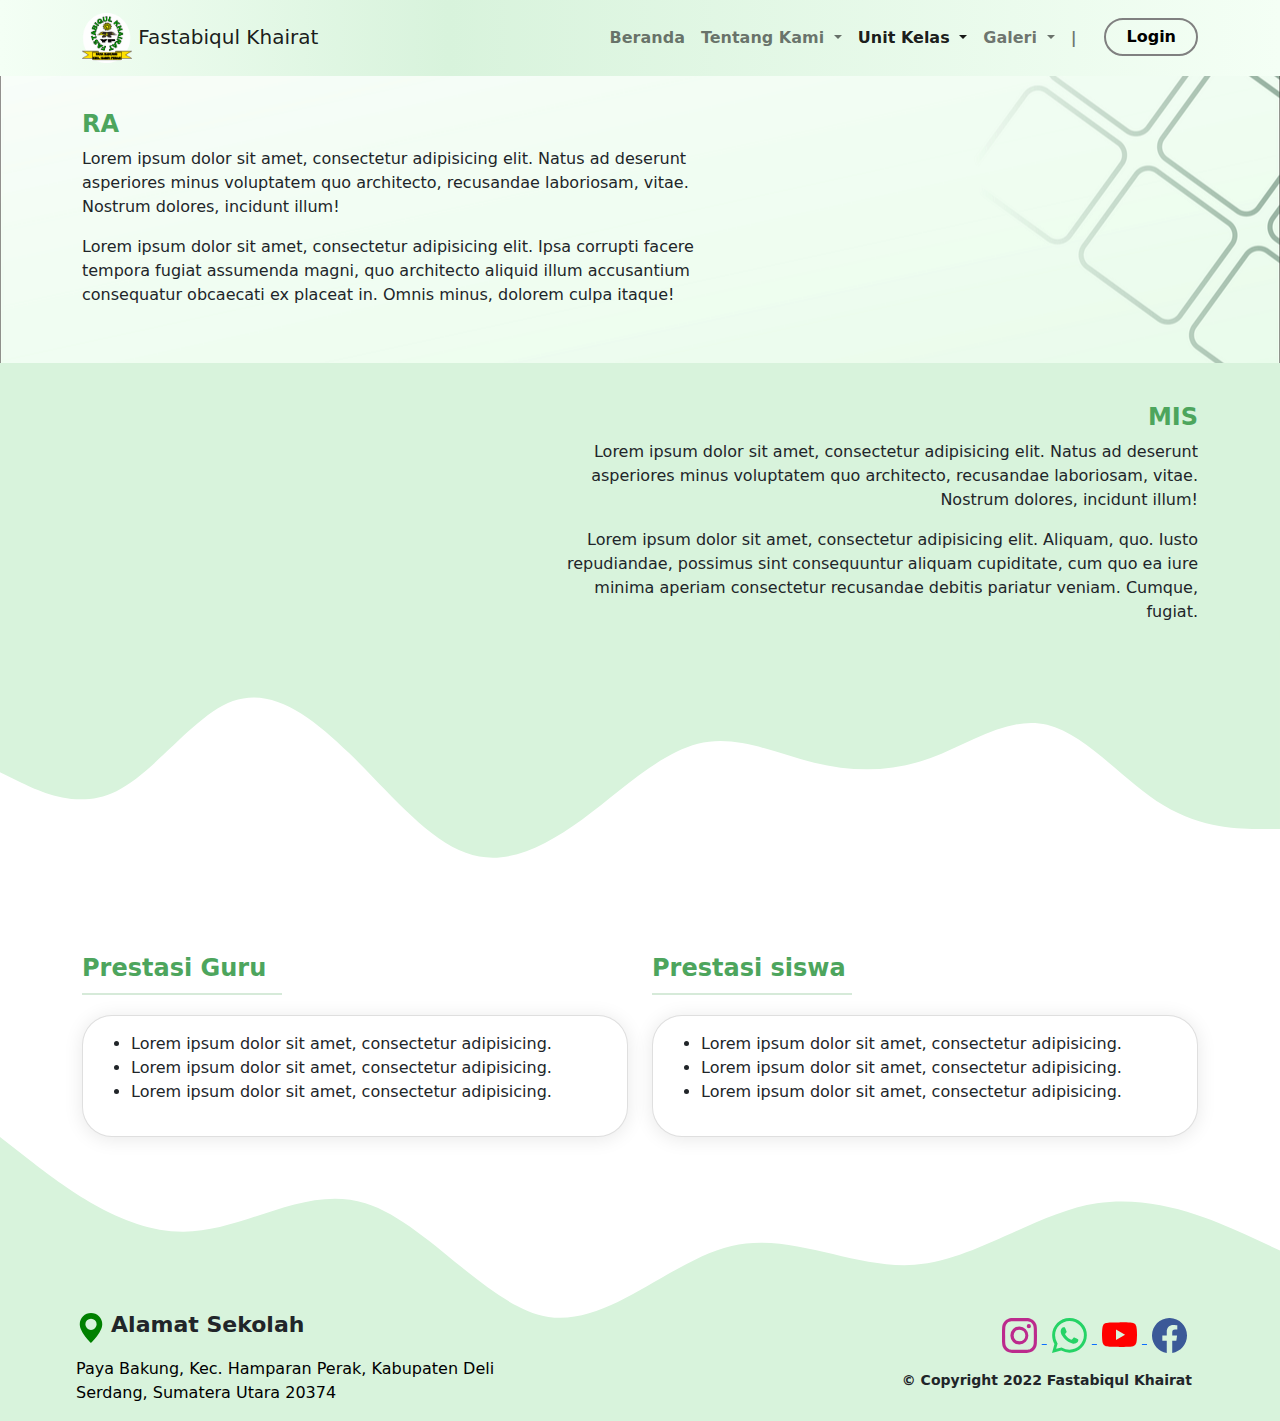
<file: unitKelas.html>
<!doctype html>
<html lang="en">

<head>
  <!-- Required meta tags -->
  <meta charset="utf-8">
  <meta name="viewport" content="width=device-width, initial-scale=1">

  <!-- Bootstrap CSS -->
  <link href="css/bootstrap.min.css" rel="stylesheet">

  <!-- My Css -->
  <link href="css/unitKelas.css" rel="stylesheet">

  <!-- font -->
  <link href="https://fonts.googleapis.com/css2?family=Sora:wght@300&display=swap" rel="stylesheet">


  <title>Fastabiqul</title>
</head>

<body>

  <!-- Navbar -->
  <!-- CAEFD7, 98E890, A4E8B0, 4DA55D, 5FAD6A  -->
  <nav class="navbar navbar-expand-lg fixed-top navbar-light" style="background: rgb(244,255,245);
  background: linear-gradient(90deg, rgba(244,255,245,1) 0%, rgba(216,243,220,1) 35%, rgba(244,255,245,1) 100%);">
    <div class="container">
      <a class="navbar-brand" href="index.html">
          <img src="img/Logo.png" alt="" width="50" height="50" class="d-inline-block align-text-center">
        <span>Fastabiqul Khairat</span>
      </a>
      <button class="navbar-toggler" type="button" data-bs-toggle="collapse" data-bs-target="#navbarNav"
        aria-controls="navbarNav" aria-expanded="false" aria-label="Toggle navigation">
        <span class="navbar-toggler-icon"></span>
      </button>
      <div class="collapse navbar-collapse" id="navbarNav">
        <ul class="navbar-nav ms-auto">
          <li class="nav-item">
            <a class="nav-link" aria-current="page" href="index.html">Beranda</a>
          </li>
          <li class="nav-item dropdown">
            <a class="nav-link dropdown-toggle" href="#" id="navbarDropdownMenuLink" role="button"
              data-bs-toggle="dropdown" aria-expanded="false">
              Tentang Kami
            </a>
            <ul class="dropdown-menu" aria-labelledby="navbarDropdownMenuLink">
              <li><a class="dropdown-item" href="tentangKami.html">Latar Belakang</a></li>
              <li><a class="dropdown-item" href="tentangKami.html#ekstrakulikuler">Program Umum & Ekstrakulikuler</a></li>
              <li><a class="dropdown-item" href="tentangKami.html#programUnggulan">Program Unggulan</a></li>
            </ul>
          </li>
          <li class="nav-item dropdown">
            <a class="nav-link dropdown-toggle active" href="#" id="navbarDropdownMenuLink" role="button"
              data-bs-toggle="dropdown" aria-expanded="false">
              Unit Kelas
            </a>
            <ul class="dropdown-menu" aria-labelledby="navbarDropdownMenuLink">
              <li><a class="dropdown-item" href="unitKelas.html">RA</a></li>
              <li><a class="dropdown-item" href="unitKelas.html#mis">MIS</a></li>
              <li><a class="dropdown-item" href="unitKelas.html#programUnggulan">Prestasi Siswa</a></li>
              <li><a class="dropdown-item" href="unitKelas.html#programUnggulan">Prestasi Guru</a></li>

            </ul>
          </li>
          <li class="nav-item dropdown">
            <a class="nav-link dropdown-toggle" href="#" id="navbarDropdownMenuLink" role="button"
              data-bs-toggle="dropdown" aria-expanded="false">
              Galeri
            </a>
            <ul class="dropdown-menu" aria-labelledby="navbarDropdownMenuLink">
              <li><a class="dropdown-item" href="foto.html">Foto</a></li>
              <li><a class="dropdown-item" href="video.html">Video</a></li>
            </ul>
          </li>

          <li class="nav-item">
            <span class="nav-link" aria-current="page" href="#" style="font-weight:bold;">|</span>
          </li>

          <li class="nav-item">
            <button type="button" class="btn btn-outline-secondary" style="padding:5px 20px; border:2px solid gray; border-radius:20px; margin-left:20px"><b><a href="#" style="text-decoration:none; color: black;">Login</a></b></button>
          </li>
        </ul>
      </div>
    </div>
  </nav>

  <!-- Akhir Navbar -->


<!-- BAGIAN RA -->

<section id="bagianRa" class="bagianRa">
  <div class="container">
    <div class="row">
      <div class="col-md-7">
        <h4>RA</h4>
        <!-- <hr> -->
        <p>Lorem ipsum dolor sit amet, consectetur adipisicing elit. Natus ad deserunt asperiores minus voluptatem quo architecto, recusandae laboriosam, vitae. Nostrum dolores, incidunt illum!</p>
        <p>Lorem ipsum dolor sit amet, consectetur adipisicing elit. Ipsa corrupti facere tempora fugiat assumenda magni, quo architecto aliquid illum accusantium consequatur obcaecati ex placeat in. Omnis minus, dolorem culpa itaque!</p>
      </div>

      <div class="col-md-5">

      </div>
    </div>
  </div>
</section>

<!-- AKHIR BAGIAN RA -->


<!-- BAGIAN MIS -->

<section id="mis" class="mis">
  <div class="container">
    <div class="row">
      <div class="col-xl-5">

      </div>

      <div class="col-xl-7 text-end bd-highlight">
        <h4>MIS</h4>
        <!-- <hr> -->
        <p>Lorem ipsum dolor sit amet, consectetur adipisicing elit. Natus ad deserunt asperiores minus voluptatem quo architecto, recusandae laboriosam, vitae. Nostrum dolores, incidunt illum!</p>
        <p>Lorem ipsum dolor sit amet, consectetur adipisicing elit. Aliquam, quo. Iusto repudiandae, possimus sint consequuntur aliquam cupiditate, cum quo ea iure minima aperiam consectetur recusandae debitis pariatur veniam. Cumque, fugiat.</p>
      </div>
    </div>
  </div>
</section>
<svg xmlns="http://www.w3.org/2000/svg" viewBox="0 0 1440 320"><path fill="#d8f3dc" fill-opacity="1" d="M0,160L21.8,170.7C43.6,181,87,203,131,181.3C174.5,160,218,96,262,80C305.5,64,349,96,393,138.7C436.4,181,480,235,524,250.7C567.3,267,611,245,655,213.3C698.2,181,742,139,785,128C829.1,117,873,139,916,149.3C960,160,1004,160,1047,144C1090.9,128,1135,96,1178,106.7C1221.8,117,1265,171,1309,197.3C1352.7,224,1396,224,1418,224L1440,224L1440,0L1418.2,0C1396.4,0,1353,0,1309,0C1265.5,0,1222,0,1178,0C1134.5,0,1091,0,1047,0C1003.6,0,960,0,916,0C872.7,0,829,0,785,0C741.8,0,698,0,655,0C610.9,0,567,0,524,0C480,0,436,0,393,0C349.1,0,305,0,262,0C218.2,0,175,0,131,0C87.3,0,44,0,22,0L0,0Z"></path></svg>


<!-- AKHIR Ekstrakulikuler -->

<!-- Program Unggulan -->
<section id="programUnggulan" class="programUnggulan">
  <div class="container">
    <div class="row">
      <div class="col-md-6">
        <h4>Prestasi Guru</h4>
        <hr>
        <div class="card">
          <div class="card-body">
            <ul>
              <li>Lorem ipsum dolor sit amet, consectetur adipisicing.</li>
              <li>Lorem ipsum dolor sit amet, consectetur adipisicing.</li>
              <li>Lorem ipsum dolor sit amet, consectetur adipisicing.</li>
            </ul>
          </div>
        </div>
      </div>

      <div class="col-md-6">
        <h4>Prestasi siswa</h4>
        <hr>
        <div class="card">
          <div class="card-body">
            <ul>
              <li>Lorem ipsum dolor sit amet, consectetur adipisicing.</li>
              <li>Lorem ipsum dolor sit amet, consectetur adipisicing.</li>
              <li>Lorem ipsum dolor sit amet, consectetur adipisicing.</li>

            </ul>
          </div>
        </div>
      </div>
    </div>
  </div>
</section>
<!-- <img src="icon/gelombangAtas.svg" alt=""> -->


<footer >

  <div class="container">
    <div class="row">
      <div class="col-md-5 kiri">
        <svg xmlns="http://www.w3.org/2000/svg" style="color:green;" fill="currentColor" class="bi bi-geo-alt-fill" viewBox="0 0 16 16">
          <path d="M8 16s6-5.686 6-10A6 6 0 0 0 2 6c0 4.314 6 10 6 10zm0-7a3 3 0 1 1 0-6 3 3 0 0 1 0 6z"/>
        </svg> <p class="alamat" style="display:inline-block;"><b>Alamat Sekolah</b></p>
        <p>
          <a href="">Paya Bakung, Kec. Hamparan Perak, Kabupaten Deli Serdang, Sumatera Utara 20374</a>
        </p>


      </div>

      <div class="col-md-7 kanan">
        <a href="" target="_blank">
          <svg xmlns="http://www.w3.org/2000/svg" fill="currentColor" class="bi bi-instagram" viewBox="0 0 16 16" style="color: #bc2a8d;">
            <path d="M8 0C5.829 0 5.556.01 4.703.048 3.85.088 3.269.222 2.76.42a3.917 3.917 0 0 0-1.417.923A3.927 3.927 0 0 0 .42 2.76C.222 3.268.087 3.85.048 4.7.01 5.555 0 5.827 0 8.001c0 2.172.01 2.444.048 3.297.04.852.174 1.433.372 1.942.205.526.478.972.923 1.417.444.445.89.719 1.416.923.51.198 1.09.333 1.942.372C5.555 15.99 5.827 16 8 16s2.444-.01 3.298-.048c.851-.04 1.434-.174 1.943-.372a3.916 3.916 0 0 0 1.416-.923c.445-.445.718-.891.923-1.417.197-.509.332-1.09.372-1.942C15.99 10.445 16 10.173 16 8s-.01-2.445-.048-3.299c-.04-.851-.175-1.433-.372-1.941a3.926 3.926 0 0 0-.923-1.417A3.911 3.911 0 0 0 13.24.42c-.51-.198-1.092-.333-1.943-.372C10.443.01 10.172 0 7.998 0h.003zm-.717 1.442h.718c2.136 0 2.389.007 3.232.046.78.035 1.204.166 1.486.275.373.145.64.319.92.599.28.28.453.546.598.92.11.281.24.705.275 1.485.039.843.047 1.096.047 3.231s-.008 2.389-.047 3.232c-.035.78-.166 1.203-.275 1.485a2.47 2.47 0 0 1-.599.919c-.28.28-.546.453-.92.598-.28.11-.704.24-1.485.276-.843.038-1.096.047-3.232.047s-2.39-.009-3.233-.047c-.78-.036-1.203-.166-1.485-.276a2.478 2.478 0 0 1-.92-.598 2.48 2.48 0 0 1-.6-.92c-.109-.281-.24-.705-.275-1.485-.038-.843-.046-1.096-.046-3.233 0-2.136.008-2.388.046-3.231.036-.78.166-1.204.276-1.486.145-.373.319-.64.599-.92.28-.28.546-.453.92-.598.282-.11.705-.24 1.485-.276.738-.034 1.024-.044 2.515-.045v.002zm4.988 1.328a.96.96 0 1 0 0 1.92.96.96 0 0 0 0-1.92zm-4.27 1.122a4.109 4.109 0 1 0 0 8.217 4.109 4.109 0 0 0 0-8.217zm0 1.441a2.667 2.667 0 1 1 0 5.334 2.667 2.667 0 0 1 0-5.334z"/>
          </svg>
        </a>

        <a href="" target="_blank">
          <svg xmlns="http://www.w3.org/2000/svg" style="color:#25D366" fill="currentColor" class="bi bi-whatsapp" viewBox="0 0 16 16">
            <path d="M13.601 2.326A7.854 7.854 0 0 0 7.994 0C3.627 0 .068 3.558.064 7.926c0 1.399.366 2.76 1.057 3.965L0 16l4.204-1.102a7.933 7.933 0 0 0 3.79.965h.004c4.368 0 7.926-3.558 7.93-7.93A7.898 7.898 0 0 0 13.6 2.326zM7.994 14.521a6.573 6.573 0 0 1-3.356-.92l-.24-.144-2.494.654.666-2.433-.156-.251a6.56 6.56 0 0 1-1.007-3.505c0-3.626 2.957-6.584 6.591-6.584a6.56 6.56 0 0 1 4.66 1.931 6.557 6.557 0 0 1 1.928 4.66c-.004 3.639-2.961 6.592-6.592 6.592zm3.615-4.934c-.197-.099-1.17-.578-1.353-.646-.182-.065-.315-.099-.445.099-.133.197-.513.646-.627.775-.114.133-.232.148-.43.05-.197-.1-.836-.308-1.592-.985-.59-.525-.985-1.175-1.103-1.372-.114-.198-.011-.304.088-.403.087-.088.197-.232.296-.346.1-.114.133-.198.198-.33.065-.134.034-.248-.015-.347-.05-.099-.445-1.076-.612-1.47-.16-.389-.323-.335-.445-.34-.114-.007-.247-.007-.38-.007a.729.729 0 0 0-.529.247c-.182.198-.691.677-.691 1.654 0 .977.71 1.916.81 2.049.098.133 1.394 2.132 3.383 2.992.47.205.84.326 1.129.418.475.152.904.129 1.246.08.38-.058 1.171-.48 1.338-.943.164-.464.164-.86.114-.943-.049-.084-.182-.133-.38-.232z"/>
          </svg>
        </a>

        <a href="" target="_blank">
          <svg xmlns="http://www.w3.org/2000/svg" fill="currentColor" class="bi bi-youtube" viewBox="0 0 16 16" style="color: #FF0000;">
            <path d="M8.051 1.999h.089c.822.003 4.987.033 6.11.335a2.01 2.01 0 0 1 1.415 1.42c.101.38.172.883.22 1.402l.01.104.022.26.008.104c.065.914.073 1.77.074 1.957v.075c-.001.194-.01 1.108-.082 2.06l-.008.105-.009.104c-.05.572-.124 1.14-.235 1.558a2.007 2.007 0 0 1-1.415 1.42c-1.16.312-5.569.334-6.18.335h-.142c-.309 0-1.587-.006-2.927-.052l-.17-.006-.087-.004-.171-.007-.171-.007c-1.11-.049-2.167-.128-2.654-.26a2.007 2.007 0 0 1-1.415-1.419c-.111-.417-.185-.986-.235-1.558L.09 9.82l-.008-.104A31.4 31.4 0 0 1 0 7.68v-.123c.002-.215.01-.958.064-1.778l.007-.103.003-.052.008-.104.022-.26.01-.104c.048-.519.119-1.023.22-1.402a2.007 2.007 0 0 1 1.415-1.42c.487-.13 1.544-.21 2.654-.26l.17-.007.172-.006.086-.003.171-.007A99.788 99.788 0 0 1 7.858 2h.193zM6.4 5.209v4.818l4.157-2.408L6.4 5.209z"/>
          </svg>
        </a>

        <a href="" target="_blank">
          <svg xmlns="http://www.w3.org/2000/svg"  fill="currentColor" class="bi bi-facebook" viewBox="0 0 16 16" style="color: #3b5998;">
            <path d="M16 8.049c0-4.446-3.582-8.05-8-8.05C3.58 0-.002 3.603-.002 8.05c0 4.017 2.926 7.347 6.75 7.951v-5.625h-2.03V8.05H6.75V6.275c0-2.017 1.195-3.131 3.022-3.131.876 0 1.791.157 1.791.157v1.98h-1.009c-.993 0-1.303.621-1.303 1.258v1.51h2.218l-.354 2.326H9.25V16c3.824-.604 6.75-3.934 6.75-7.951z"/>
          </svg>
        </a>
        <br>

        <small><b>&copy; Copyright 2022 Fastabiqul Khairat</b></small>

      </div>
    </div>
  </div>
<img src="icon/gelombang.svg" alt="">
</footer>

<!-- <svg xmlns="http://www.w3.org/2000/svg" viewBox="0 0 1440 320"><path fill="#d8f3dc" fill-opacity="1" d="M0,32L20,32C40,32,80,32,120,32C160,32,200,32,240,74.7C280,117,320,203,360,208C400,213,440,139,480,128C520,117,560,171,600,170.7C640,171,680,117,720,96C760,75,800,85,840,117.3C880,149,920,203,960,208C1000,213,1040,171,1080,133.3C1120,96,1160,64,1200,64C1240,64,1280,96,1320,96C1360,96,1400,64,1420,48L1440,32L1440,320L1420,320C1400,320,1360,320,1320,320C1280,320,1240,320,1200,320C1160,320,1120,320,1080,320C1040,320,1000,320,960,320C920,320,880,320,840,320C800,320,760,320,720,320C680,320,640,320,600,320C560,320,520,320,480,320C440,320,400,320,360,320C320,320,280,320,240,320C200,320,160,320,120,320C80,320,40,320,20,320L0,320Z"></path></svg> -->


  <script src="js/bootstrap.bundle.min.js"></script>
  <script src="js/script.js"></script>

</body>

</html>
</file>
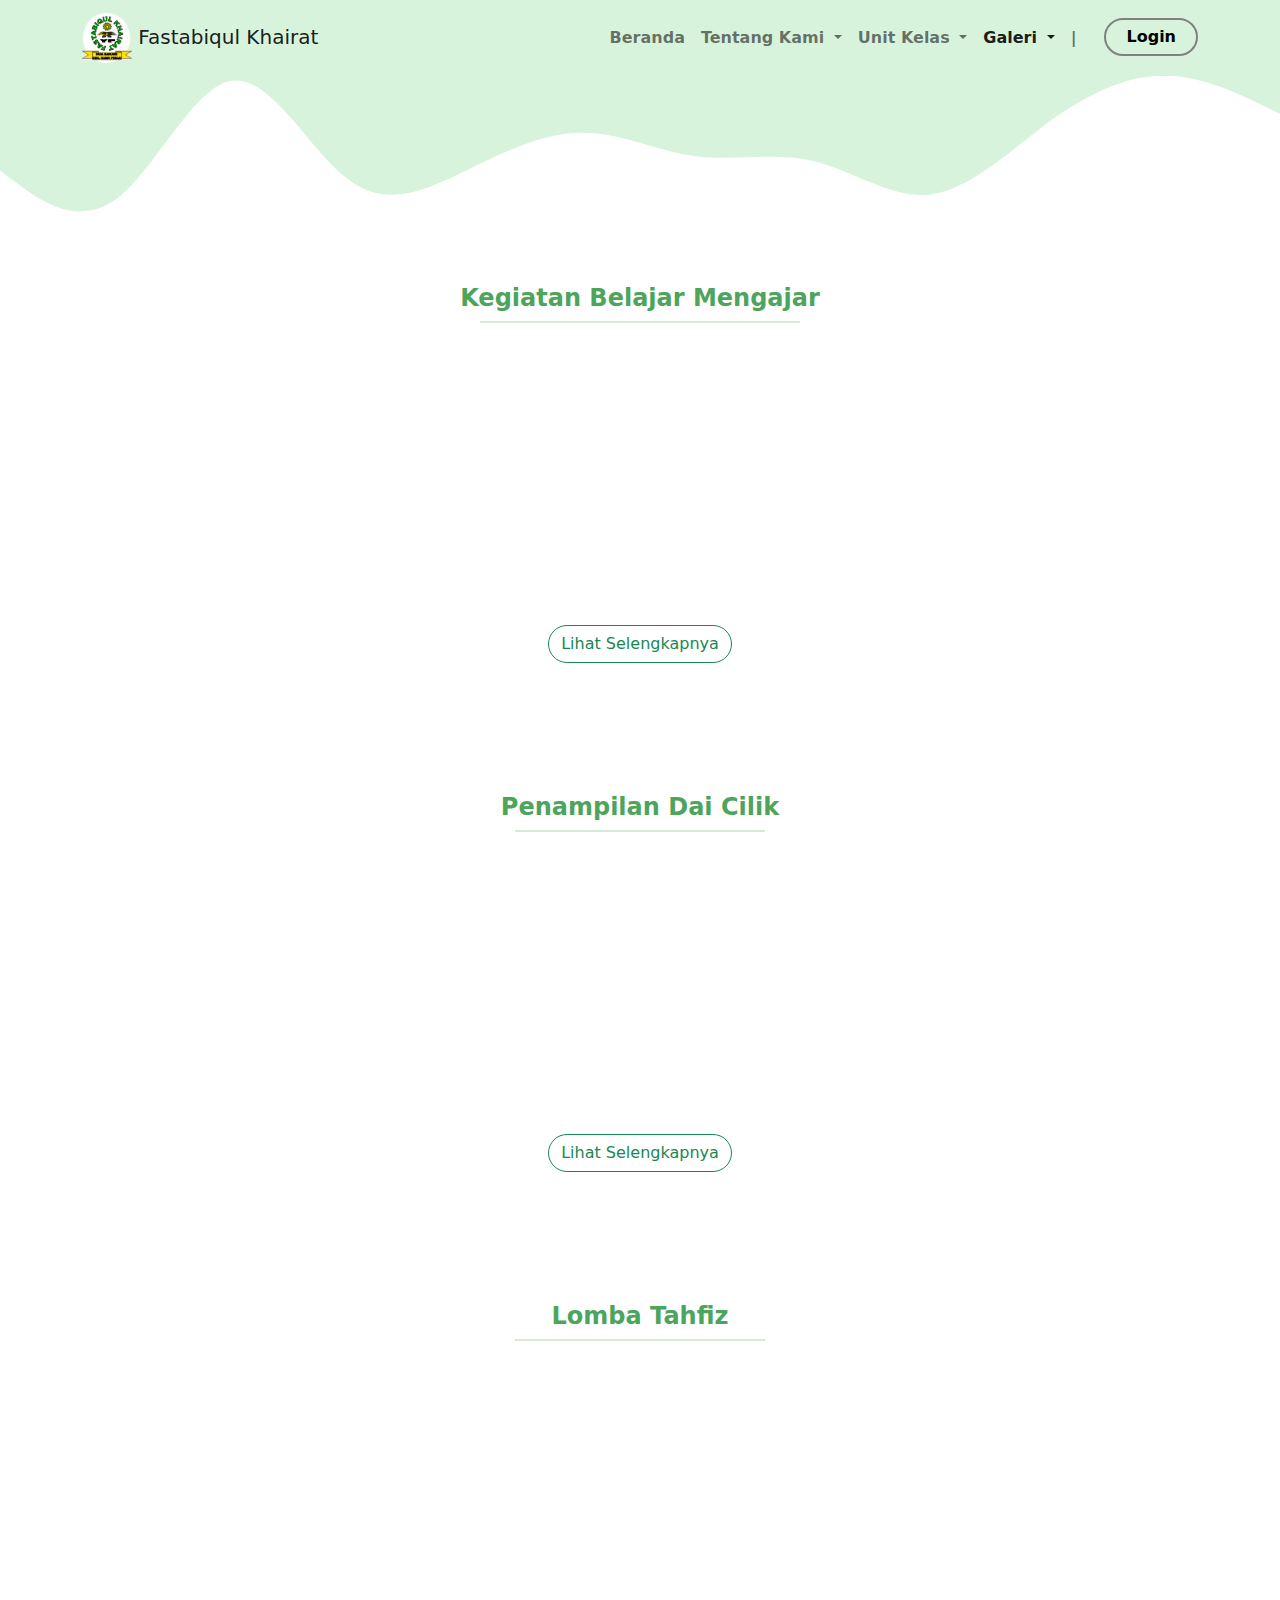
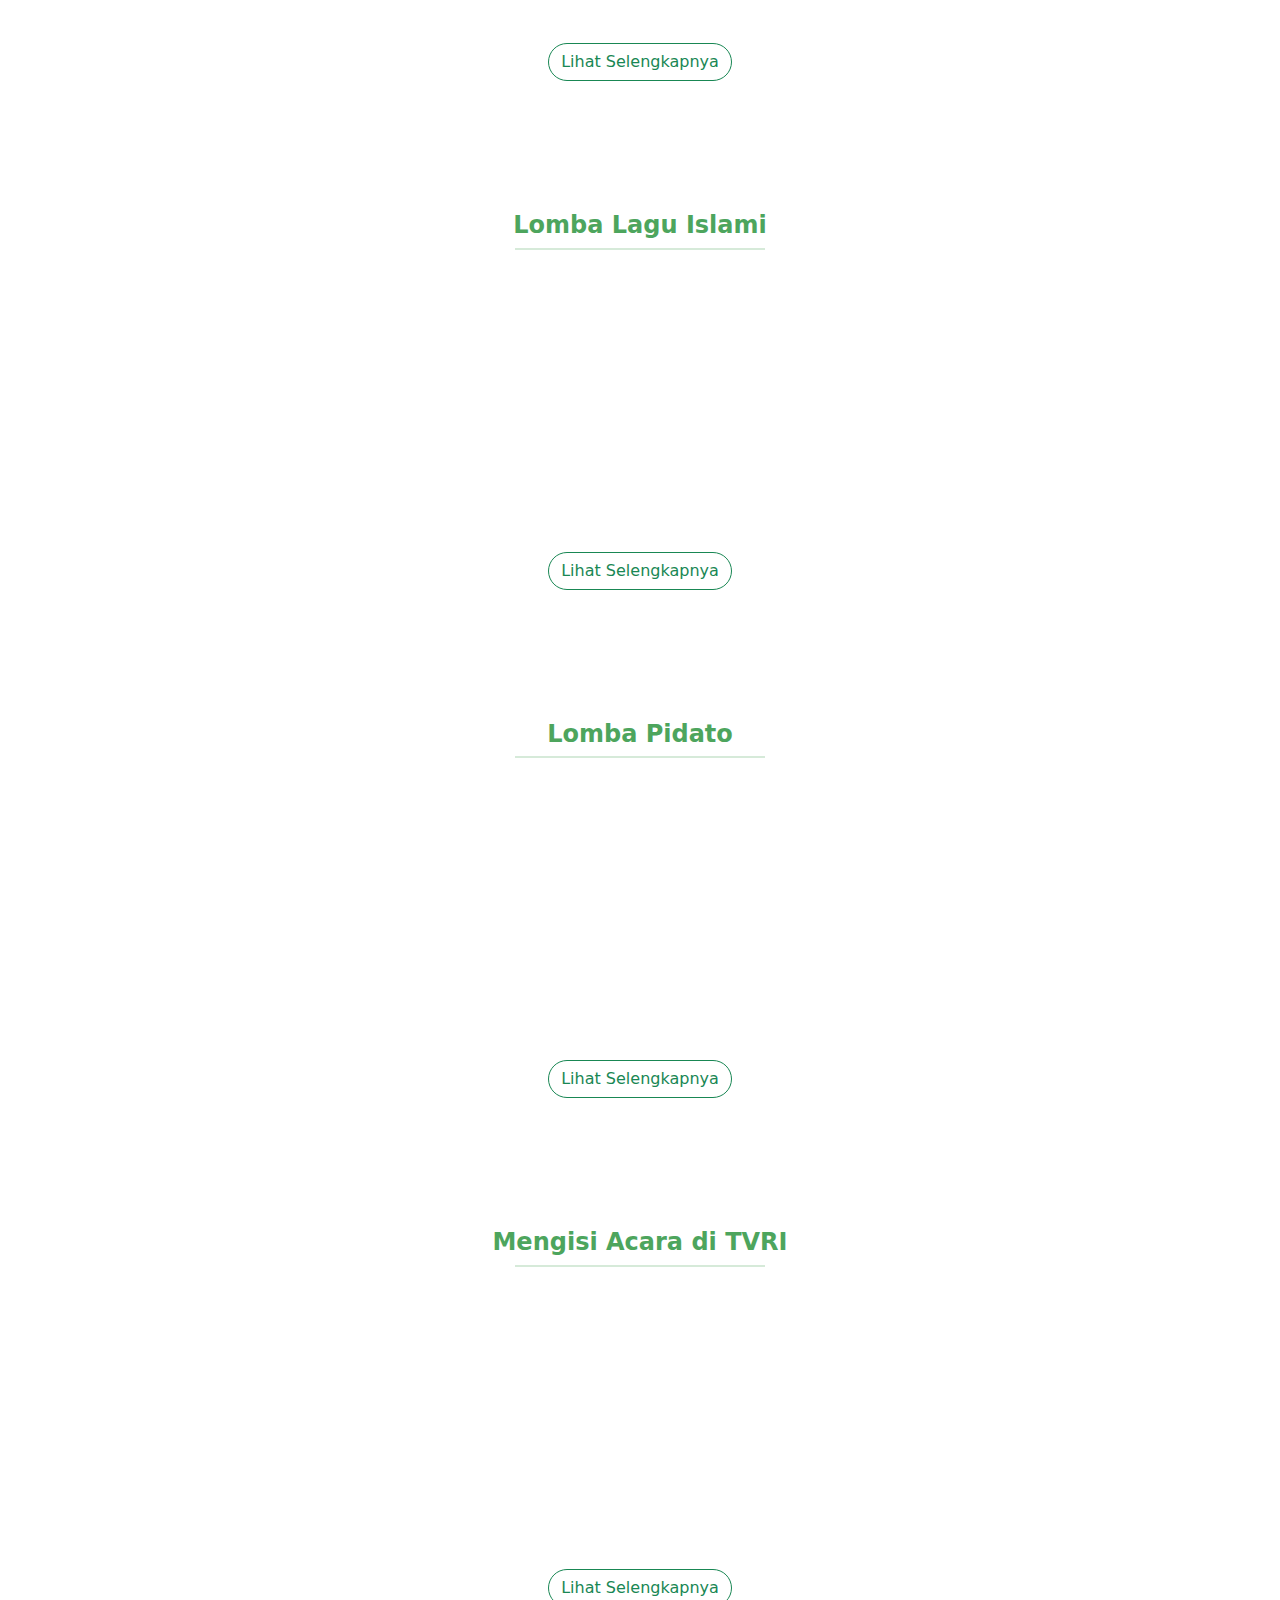
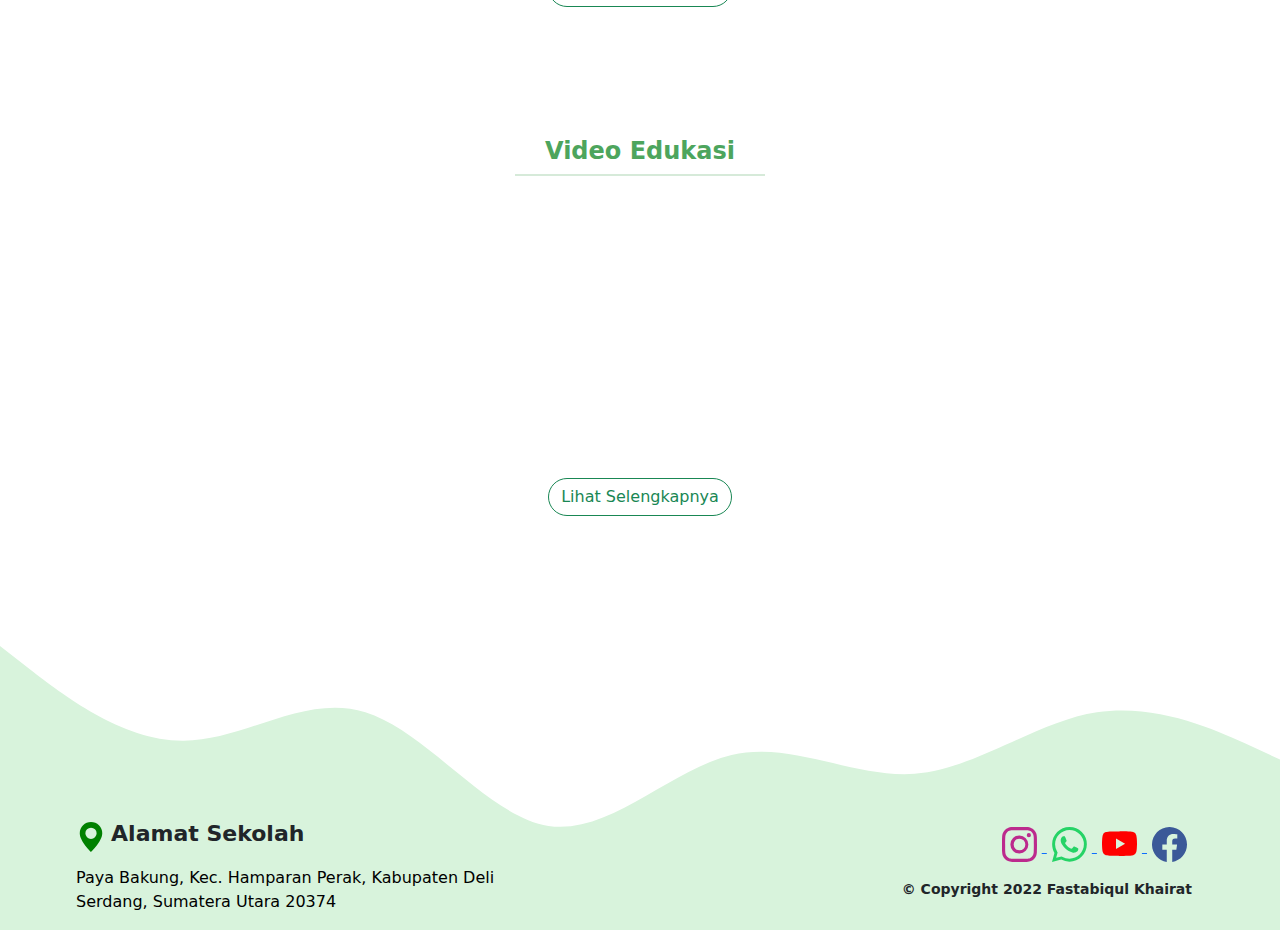
<file: video.html>
<!doctype html>
<html lang="en">

<head>
  <!-- Required meta tags -->
  <meta charset="utf-8">
  <meta name="viewport" content="width=device-width, initial-scale=1">

  <!-- Bootstrap CSS -->
  <link href="css/bootstrap.min.css" rel="stylesheet">

  <!-- My Css -->
  <link href="css/video.css" rel="stylesheet">

  <!-- font -->
  <link href="https://fonts.googleapis.com/css2?family=Sora:wght@300&display=swap" rel="stylesheet">


  <title>Fastabiqul</title>
</head>

<body>

  <!-- Navbar -->
  <!-- CAEFD7, 98E890, A4E8B0, 4DA55D, 5FAD6A  -->
  <nav class="navbar navbar-expand-lg fixed-top navbar-light" style="background-color:#d8f3dc;">
    <div class="container">
      <a class="navbar-brand" href="index.html">
        <img src="img/Logo.png" alt="" width="50" height="50" class="d-inline-block align-text-center">
        <span>Fastabiqul Khairat</span>
      </a>
      <button class="navbar-toggler" type="button" data-bs-toggle="collapse" data-bs-target="#navbarNav"
        aria-controls="navbarNav" aria-expanded="false" aria-label="Toggle navigation">
        <span class="navbar-toggler-icon"></span>
      </button>
      <div class="collapse navbar-collapse" id="navbarNav">
        <ul class="navbar-nav ms-auto">
          <li class="nav-item">
            <a class="nav-link" aria-current="page" href="index.html">Beranda</a>
          </li>
          <li class="nav-item dropdown">
            <a class="nav-link dropdown-toggle" href="#" id="navbarDropdownMenuLink" role="button"
              data-bs-toggle="dropdown" aria-expanded="false">
              Tentang Kami
            </a>
            <ul class="dropdown-menu" aria-labelledby="navbarDropdownMenuLink">
              <li><a class="dropdown-item" href="tentangKami.html" Latar Belakang</a>Latar Belakang</li>
              <li><a class="dropdown-item" href="tentangKami.html#ekstrakulikuler">Program Umum & Ekstrakulikuler</a>
              </li>
              <li><a class="dropdown-item" href="tentangKami.html#programUnggulan">Program Unggulan</a></li>
            </ul>
          </li>
          <li class="nav-item dropdown">
            <a class="nav-link dropdown-toggle" href="#" id="navbarDropdownMenuLink" role="button"
              data-bs-toggle="dropdown" aria-expanded="false">
              Unit Kelas
            </a>
            <ul class="dropdown-menu" aria-labelledby="navbarDropdownMenuLink">
              <li><a class="dropdown-item" href="unitKelas.html">RA</a></li>
              <li><a class="dropdown-item" href="unitKelas.html#mis">MIS</a></li>
              <li><a class="dropdown-item" href="unitKelas.html#programUnggulan">Prestasi Siswa</a></li>
              <li><a class="dropdown-item" href="unitKelas.html#programUnggulan">Prestasi Guru</a></li>

            </ul>
          </li>
          <li class="nav-item dropdown">
            <a class="nav-link dropdown-toggle active" href="#" id="navbarDropdownMenuLink" role="button"
              data-bs-toggle="dropdown" aria-expanded="false">
              Galeri
            </a>
            <ul class="dropdown-menu" aria-labelledby="navbarDropdownMenuLink">
              <li><a class="dropdown-item" href="foto.html">Foto</a></li>
              <li><a class="dropdown-item" href="video.html">Video</a></li>
            </ul>
          </li>

          <li class="nav-item">
            <span class="nav-link" aria-current="page" href="#" style="font-weight:bold;">|</span>
          </li>

          <li class="nav-item">
            <button type="button" class="btn btn-outline-secondary"
              style="padding:5px 20px; border:2px solid gray; border-radius:20px; margin-left:20px"><b><a href="#"
                  style="text-decoration:none; color: black;">Login</a></b></button>
          </li>
        </ul>
      </div>
    </div>
  </nav>

  <!-- Akhir Navbar -->






  <!-- SILUET ATAS -->

  <!-- <svg xmlns="http://www.w3.org/2000/svg" viewBox="0 0 1440 320"><path fill="#d8f3dc" fill-opacity="1" d="M0,224L21.8,208C43.6,192,87,160,131,170.7C174.5,181,218,235,262,245.3C305.5,256,349,224,393,186.7C436.4,149,480,107,524,101.3C567.3,96,611,128,655,133.3C698.2,139,742,117,785,101.3C829.1,85,873,75,916,96C960,117,1004,171,1047,208C1090.9,245,1135,267,1178,266.7C1221.8,267,1265,245,1309,218.7C1352.7,192,1396,160,1418,144L1440,128L1440,0L1418.2,0C1396.4,0,1353,0,1309,0C1265.5,0,1222,0,1178,0C1134.5,0,1091,0,1047,0C1003.6,0,960,0,916,0C872.7,0,829,0,785,0C741.8,0,698,0,655,0C610.9,0,567,0,524,0C480,0,436,0,393,0C349.1,0,305,0,262,0C218.2,0,175,0,131,0C87.3,0,44,0,22,0L0,0Z"></path></svg> -->
  <!-- <svg xmlns="http://www.w3.org/2000/svg" viewBox="0 0 1440 320"><path fill="#d8f3dc" fill-opacity="1" d="M0,96L21.8,122.7C43.6,149,87,203,131,202.7C174.5,203,218,149,262,160C305.5,171,349,245,393,277.3C436.4,309,480,299,524,256C567.3,213,611,139,655,96C698.2,53,742,43,785,53.3C829.1,64,873,96,916,106.7C960,117,1004,107,1047,128C1090.9,149,1135,203,1178,192C1221.8,181,1265,107,1309,112C1352.7,117,1396,203,1418,245.3L1440,288L1440,0L1418.2,0C1396.4,0,1353,0,1309,0C1265.5,0,1222,0,1178,0C1134.5,0,1091,0,1047,0C1003.6,0,960,0,916,0C872.7,0,829,0,785,0C741.8,0,698,0,655,0C610.9,0,567,0,524,0C480,0,436,0,393,0C349.1,0,305,0,262,0C218.2,0,175,0,131,0C87.3,0,44,0,22,0L0,0Z"></path></svg> -->
  <svg xmlns="http://www.w3.org/2000/svg" viewBox="0 0 1440 320">
    <path fill="#d8f3dc" fill-opacity="1"
      d="M0,192L21.8,208C43.6,224,87,256,131,224C174.5,192,218,96,262,90.7C305.5,85,349,171,393,202.7C436.4,235,480,213,524,192C567.3,171,611,149,655,149.3C698.2,149,742,171,785,176C829.1,181,873,171,916,181.3C960,192,1004,224,1047,218.7C1090.9,213,1135,171,1178,138.7C1221.8,107,1265,85,1309,85.3C1352.7,85,1396,107,1418,117.3L1440,128L1440,0L1418.2,0C1396.4,0,1353,0,1309,0C1265.5,0,1222,0,1178,0C1134.5,0,1091,0,1047,0C1003.6,0,960,0,916,0C872.7,0,829,0,785,0C741.8,0,698,0,655,0C610.9,0,567,0,524,0C480,0,436,0,393,0C349.1,0,305,0,262,0C218.2,0,175,0,131,0C87.3,0,44,0,22,0L0,0Z">
    </path>
  </svg>

  <!-- AKHIR SILUET ATAS -->






  <!-- ----------------------------------------------------------------------------- -->
  <!-- VIDEO KEGIATAN BELAJAR MENGAJAR -->
  <!-- VIDEO SECTION -->
  <div class="baris">
    <section id="video" class="video">
      <div class="container">

        <div class="row text-center judul">
          <h4>Kegiatan Belajar Mengajar</h4>
          <hr style="width:320px;">
        </div>
        <div class="row isi">
          <div class="col-md-4">
            <iframe src="https://www.youtube.com/embed/j4pYYvahXVE" title="YouTube video player" frameborder="0"
              allow="accelerometer; autoplay; clipboard-write; encrypted-media; gyroscope; picture-in-picture"
              allowfullscreen></iframe>
          </div>

          <div class="col-md-4">
            <iframe src="https://www.youtube.com/embed/C2nv7JWoNLw" title="YouTube video player" frameborder="0"
              allow="accelerometer; autoplay; clipboard-write; encrypted-media; gyroscope; picture-in-picture"
              allowfullscreen></iframe>
          </div>

          <div class="col-md-4">
            <iframe src="https://www.youtube.com/embed/TX6anJb8EWU" title="YouTube video player" frameborder="0"
              allow="accelerometer; autoplay; clipboard-write; encrypted-media; gyroscope; picture-in-picture"
              allowfullscreen></iframe>
          </div>
        </div>

      </div>
    </section>


    <!-- MODAL LIHAT SELENGKAPNYA -->
    <!-- Button trigger modal -->
    <section class="seeMore">
      <div class="text-center">
        <button type="button" class="btn btn-outline-success" data-bs-toggle="modal"
          data-bs-target="#kegiatanBelajarMengajar" style="border-radius:20px;">
          Lihat Selengkapnya
        </button>
      </div>

      <!-- Modal -->
      <div class="modal fade" id="kegiatanBelajarMengajar" tabindex="-1" aria-labelledby="exampleModalLabel"
        aria-hidden="true">
        <div class="modal-dialog modal-xl">
          <div class="modal-content">
            <div class="modal-header">
              <h5 class="modal-title" id="exampleModalLabel">Video Lainnya</h5>
              <button type="button" class="btn-close" data-bs-dismiss="modal" aria-label="Close"></button>
            </div>
            <div class="modal-body">
              <div class="row">
                No More Videos
              </div>
            </div>
            <div class="modal-footer">
              <button type="button" class="btn btn-secondary" data-bs-dismiss="modal"
                style="border-radius:20px;">Tutup</button>
              <!-- <button type="button" class="btn btn-primary">Save changes</button> -->
            </div>
          </div>
        </div>
      </div>
    </section>
  </div>

  <!-- AKHIR MODAL LIHAT SELENGKAPNYA -->
  <!-- AKHIR VIDEO KEGIATAN -->
  <!-- ----------------------------------------------------------------------------- -->







  <!-- ----------------------------------------------------------------------------- -->

  <!-- VIDEO PENAMPILAN DAI CILIK -->
  <!-- VIDEO SECTION -->
  <div class="baris">
    <section id="video" class="video">
      <div class="container">

        <div class="row text-center judul">
          <h4>Penampilan Dai Cilik</h4>
          <hr>
        </div>
        <div class="row isi">
          <div class="col-md-4">
            <iframe src="https://www.youtube.com/embed/HSxUl86kB50" title="YouTube video player" frameborder="0"
              allow="accelerometer; autoplay; clipboard-write; encrypted-media; gyroscope; picture-in-picture"
              allowfullscreen></iframe>
          </div>

          <div class="col-md-4">
            <iframe src="https://www.youtube.com/embed/t0cZN-6nMDA" title="YouTube video player" frameborder="0"
              allow="accelerometer; autoplay; clipboard-write; encrypted-media; gyroscope; picture-in-picture"
              allowfullscreen></iframe>
          </div>

          <div class="col-md-4">
            <iframe src="https://www.youtube.com/embed/FPUjYqZZA2k" title="YouTube video player" frameborder="0"
              allow="accelerometer; autoplay; clipboard-write; encrypted-media; gyroscope; picture-in-picture"
              allowfullscreen></iframe>
          </div>
        </div>

      </div>
    </section>


    <!-- MODAL LIHAT SELENGKAPNYA -->
    <!-- Button trigger modal -->
    <section class="seeMore">
      <div class="text-center">
        <button type="button" class="btn btn-outline-success" data-bs-toggle="modal"
          data-bs-target="#penampilanDaiCilik" style="border-radius:20px;">
          Lihat Selengkapnya
        </button>
      </div>

      <!-- Modal -->
      <div class="modal fade" id="penampilanDaiCilik" tabindex="-1" aria-labelledby="exampleModalLabel"
        aria-hidden="true">
        <div class="modal-dialog modal-xl">
          <div class="modal-content">
            <div class="modal-header">
              <h5 class="modal-title" id="exampleModalLabel">Video Lainnya</h5>
              <button type="button" class="btn-close" data-bs-dismiss="modal" aria-label="Close"></button>
            </div>
            <div class="modal-body">
              <div class="row">
                <div class="col-xl-4 col-lg-4 col-md-12  col-xs-12">
                  <iframe src="https://www.youtube.com/embed/RT0svFCfKq0" title="YouTube video player" frameborder="0"
                    allow="accelerometer; autoplay; clipboard-write; encrypted-media; gyroscope; picture-in-picture"
                    allowfullscreen></iframe>
                </div>

                <div class="col-xl-4 col-lg-4 col-md-12  col-xs-12">
                  <iframe src="https://www.youtube.com/embed/voZZIS0TU0E" title="YouTube video player" frameborder="0"
                    allow="accelerometer; autoplay; clipboard-write; encrypted-media; gyroscope; picture-in-picture"
                    allowfullscreen></iframe>
                </div>

                <div class="col-xl-4 col-lg-4 col-md-12 col-xs-12">
                  <iframe src="https://www.youtube.com/embed/PSXPTSuYmgc" title="YouTube video player" frameborder="0"
                    allow="accelerometer; autoplay; clipboard-write; encrypted-media; gyroscope; picture-in-picture"
                    allowfullscreen></iframe>
                </div>
              </div>
            </div>
            <div class="modal-footer">
              <button type="button" class="btn btn-secondary" data-bs-dismiss="modal"
                style="border-radius:20px;">Tutup</button>
              <!-- <button type="button" class="btn btn-primary">Save changes</button> -->
            </div>
          </div>
        </div>
      </div>
    </section>
  </div>

  <!-- AKHIR MODAL LIHAT SELENGKAPNYA -->
  <!-- AKHIR VIDEO PENAMPILAN DAI CILIK -->
  <!-- ----------------------------------------------------------------------------- -->







  <!-- ----------------------------------------------------------------------------- -->

  <!-- VIDEO LOMBA TAHFIZ -->
  <!-- VIDEO SECTION -->
  <div class="baris">
    <section id="video" class="video">
      <div class="container">

        <div class="row text-center judul">
          <h4>Lomba Tahfiz</h4>
          <hr>
        </div>
        <div class="row isi">
          <div class="col-md-4">
            <iframe src="https://www.youtube.com/embed/I-AdIxxkMSs" title="YouTube video player" frameborder="0"
              allow="accelerometer; autoplay; clipboard-write; encrypted-media; gyroscope; picture-in-picture"
              allowfullscreen></iframe>
          </div>

          <div class="col-md-4">
            <iframe src="https://www.youtube.com/embed/bL9KUpGFbqc" title="YouTube video player" frameborder="0"
              allow="accelerometer; autoplay; clipboard-write; encrypted-media; gyroscope; picture-in-picture"
              allowfullscreen></iframe>
          </div>

          <div class="col-md-4">
            <iframe src="https://www.youtube.com/embed/-rMiR4nBZQQ" title="YouTube video player" frameborder="0"
              allow="accelerometer; autoplay; clipboard-write; encrypted-media; gyroscope; picture-in-picture"
              allowfullscreen></iframe>
          </div>
        </div>

      </div>
    </section>


    <!-- MODAL LIHAT SELENGKAPNYA -->
    <!-- Button trigger modal -->
    <section class="seeMore">
      <div class="text-center">
        <button type="button" class="btn btn-outline-success" data-bs-toggle="modal" data-bs-target="#lombaTahfiz"
          style="border-radius:20px;">
          Lihat Selengkapnya
        </button>
      </div>

      <!-- Modal -->
      <div class="modal fade" id="lombaTahfiz" tabindex="-1" aria-labelledby="exampleModalLabel" aria-hidden="true">
        <div class="modal-dialog modal-xl">
          <div class="modal-content">
            <div class="modal-header">
              <h5 class="modal-title" id="exampleModalLabel">Video Lainnya</h5>
              <button type="button" class="btn-close" data-bs-dismiss="modal" aria-label="Close"></button>
            </div>
            <div class="modal-body">
              <div class="row">
                <div class="col-xl-4 col-lg-4 col-md-12  col-xs-12">
                  <iframe src="https://www.youtube.com/embed/SCYOCt6hCuw" title="YouTube video player" frameborder="0"
                    allow="accelerometer; autoplay; clipboard-write; encrypted-media; gyroscope; picture-in-picture"
                    allowfullscreen></iframe>
                </div>

                <div class="col-xl-4 col-lg-4 col-md-12  col-xs-12">
                  <iframe src="https://www.youtube.com/embed/4393Wu_WUVI" title="YouTube video player" frameborder="0"
                    allow="accelerometer; autoplay; clipboard-write; encrypted-media; gyroscope; picture-in-picture"
                    allowfullscreen></iframe>
                </div>

                <div class="col-xl-4 col-lg-4 col-md-12 col-xs-12">
                  <iframe src="https://www.youtube.com/embed/pBBrpeo03X4" title="YouTube video player" frameborder="0"
                    allow="accelerometer; autoplay; clipboard-write; encrypted-media; gyroscope; picture-in-picture"
                    allowfullscreen></iframe>
                </div>
              </div>
            </div>
            <div class="modal-footer">
              <button type="button" class="btn btn-secondary" data-bs-dismiss="modal"
                style="border-radius:20px;">Tutup</button>
              <!-- <button type="button" class="btn btn-primary">Save changes</button> -->
            </div>
          </div>
        </div>
      </div>
    </section>
  </div>

  <!-- AKHIR MODAL LIHAT SELENGKAPNYA -->
  <!-- AKHIR VIDEO LOMBA TAHFIZ -->
  <!-- ----------------------------------------------------------------------------- -->





  <!-- ----------------------------------------------------------------------------- -->

  <!-- VIDEO LOMBA LAGU ISLAMI -->
  <!-- VIDEO SECTION -->
  <div class="baris">
    <section id="video" class="video">
      <div class="container">

        <div class="row text-center judul">
          <h4>Lomba Lagu Islami</h4>
          <hr>
        </div>
        <div class="row isi">
          <div class="col-md-4">
            <iframe src="https://www.youtube.com/embed/_mUjieh3fiQ" title="YouTube video player" frameborder="0"
              allow="accelerometer; autoplay; clipboard-write; encrypted-media; gyroscope; picture-in-picture"
              allowfullscreen></iframe>
          </div>

          <div class="col-md-4">
            <iframe src="https://www.youtube.com/embed/0iguzbrxWIM" title="YouTube video player" frameborder="0"
              allow="accelerometer; autoplay; clipboard-write; encrypted-media; gyroscope; picture-in-picture"
              allowfullscreen></iframe>
          </div>

          <div class="col-md-4">
            <iframe src="https://www.youtube.com/embed/hm5t8JRQD7U" title="YouTube video player" frameborder="0"
              allow="accelerometer; autoplay; clipboard-write; encrypted-media; gyroscope; picture-in-picture"
              allowfullscreen></iframe>
          </div>
        </div>

      </div>
    </section>


    <!-- MODAL LIHAT SELENGKAPNYA -->
    <!-- Button trigger modal -->
    <section class="seeMore">
      <div class="text-center">
        <button type="button" class="btn btn-outline-success" data-bs-toggle="modal" data-bs-target="#lombaLaguIslami"
          style="border-radius:20px;">
          Lihat Selengkapnya
        </button>
      </div>

      <!-- Modal -->
      <div class="modal fade" id="lombaLaguIslami" tabindex="-1" aria-labelledby="exampleModalLabel" aria-hidden="true">
        <div class="modal-dialog modal-xl">
          <div class="modal-content">
            <div class="modal-header">
              <h5 class="modal-title" id="exampleModalLabel">Video Lainnya</h5>
              <button type="button" class="btn-close" data-bs-dismiss="modal" aria-label="Close"></button>
            </div>
            <div class="modal-body">
              <div class="row">
                <div class="col-xl-4 col-lg-4 col-md-12  col-xs-12">
                  <iframe src="https://www.youtube.com/embed/dTLonHwrswA" title="YouTube video player" frameborder="0"
                    allow="accelerometer; autoplay; clipboard-write; encrypted-media; gyroscope; picture-in-picture"
                    allowfullscreen></iframe>
                </div>

                <div class="col-xl-4 col-lg-4 col-md-12  col-xs-12">
                  <iframe src="https://www.youtube.com/embed/gCrbQbw6Ra4" title="YouTube video player" frameborder="0"
                    allow="accelerometer; autoplay; clipboard-write; encrypted-media; gyroscope; picture-in-picture"
                    allowfullscreen></iframe>
                </div>
              </div>
            </div>
            <div class="modal-footer">
              <button type="button" class="btn btn-secondary" data-bs-dismiss="modal"
                style="border-radius:20px;">Tutup</button>
              <!-- <button type="button" class="btn btn-primary">Save changes</button> -->
            </div>
          </div>
        </div>
      </div>
    </section>
  </div>

  <!-- AKHIR MODAL LIHAT SELENGKAPNYA -->
  <!-- AKHIR LOMBA LAGU ISLAMI -->
  <!-- ----------------------------------------------------------------------------- -->





  <!-- ----------------------------------------------------------------------------- -->

  <!-- VIDEO LOMBA PIDATO -->
  <!-- VIDEO SECTION -->
  <div class="baris">
    <section id="video" class="video">
      <div class="container">

        <div class="row text-center judul">
          <h4>Lomba Pidato</h4>
          <hr>
        </div>
        <div class="row isi">
          <div class="col-md-4">
            <iframe src="https://www.youtube.com/embed/IdpDC1AAfBc" title="YouTube video player" frameborder="0"
              allow="accelerometer; autoplay; clipboard-write; encrypted-media; gyroscope; picture-in-picture"
              allowfullscreen></iframe>
          </div>

          <div class="col-md-4">
            <iframe src="https://www.youtube.com/embed/x8KXH_K066U" title="YouTube video player" frameborder="0"
              allow="accelerometer; autoplay; clipboard-write; encrypted-media; gyroscope; picture-in-picture"
              allowfullscreen></iframe>
          </div>

          <div class="col-md-4">
            <iframe src="https://www.youtube.com/embed/FFJAARJJDDs" title="YouTube video player" frameborder="0"
              allow="accelerometer; autoplay; clipboard-write; encrypted-media; gyroscope; picture-in-picture"
              allowfullscreen></iframe>
          </div>
        </div>

      </div>
    </section>


    <!-- MODAL LIHAT SELENGKAPNYA -->
    <!-- Button trigger modal -->
    <section class="seeMore">
      <div class="text-center">
        <button type="button" class="btn btn-outline-success" data-bs-toggle="modal" data-bs-target="#lombaPidato"
          style="border-radius:20px;">
          Lihat Selengkapnya
        </button>
      </div>

      <!-- Modal -->
      <div class="modal fade" id="lombaPidato" tabindex="-1" aria-labelledby="exampleModalLabel" aria-hidden="true">
        <div class="modal-dialog modal-xl">
          <div class="modal-content">
            <div class="modal-header">
              <h5 class="modal-title" id="exampleModalLabel">Video Lainnya</h5>
              <button type="button" class="btn-close" data-bs-dismiss="modal" aria-label="Close"></button>
            </div>
            <div class="modal-body">
              <div class="row">
                <div class="col-xl-4 col-lg-4 col-md-12  col-xs-12">
                  <iframe src="https://www.youtube.com/embed/najKR78URac" title="YouTube video player" frameborder="0"
                    allow="accelerometer; autoplay; clipboard-write; encrypted-media; gyroscope; picture-in-picture"
                    allowfullscreen></iframe>
                </div>

                <div class="col-xl-4 col-lg-4 col-md-12  col-xs-12">
                  <iframe src="https://www.youtube.com/embed/jPLrJvAUVjw" title="YouTube video player" frameborder="0"
                    allow="accelerometer; autoplay; clipboard-write; encrypted-media; gyroscope; picture-in-picture"
                    allowfullscreen></iframe>
                </div>

                <div class="col-xl-4 col-lg-4 col-md-12 col-xs-12">
                  <iframe src="https://www.youtube.com/embed/jV8d1B8d2hc" title="YouTube video player" frameborder="0"
                    allow="accelerometer; autoplay; clipboard-write; encrypted-media; gyroscope; picture-in-picture"
                    allowfullscreen></iframe>
                </div>
              </div>
            </div>
            <div class="modal-footer">
              <button type="button" class="btn btn-secondary" data-bs-dismiss="modal"
                style="border-radius:20px;">Tutup</button>
              <!-- <button type="button" class="btn btn-primary">Save changes</button> -->
            </div>
          </div>
        </div>
      </div>
    </section>
  </div>

  <!-- AKHIR MODAL LIHAT SELENGKAPNYA -->
  <!-- AKHIR VIDEO LOMBA PIDATO -->
  <!-- ----------------------------------------------------------------------------- -->





  <!-- ----------------------------------------------------------------------------- -->

  <!-- VIDEO MENGISI ACARA DI TVRI -->
  <!-- VIDEO SECTION -->
  <div class="baris">
    <section id="video" class="video">
      <div class="container">

        <div class="row text-center judul">
          <h4>Mengisi Acara di TVRI</h4>
          <hr>
        </div>
        <div class="row isi">
          <div class="col-md-4">
            <iframe src="https://www.youtube.com/embed/jlJJNPe_VMc" title="YouTube video player" frameborder="0"
              allow="accelerometer; autoplay; clipboard-write; encrypted-media; gyroscope; picture-in-picture"
              allowfullscreen></iframe>
          </div>

          <div class="col-md-4">
            <iframe src="https://www.youtube.com/embed/wM400u3snys" title="YouTube video player" frameborder="0"
              allow="accelerometer; autoplay; clipboard-write; encrypted-media; gyroscope; picture-in-picture"
              allowfullscreen></iframe>
          </div>

          <div class="col-md-4">
            <iframe src="https://www.youtube.com/embed/hCWwYxd_rRg" title="YouTube video player" frameborder="0"
              allow="accelerometer; autoplay; clipboard-write; encrypted-media; gyroscope; picture-in-picture"
              allowfullscreen></iframe>
          </div>
        </div>

      </div>
    </section>


    <!-- MODAL LIHAT SELENGKAPNYA -->
    <!-- Button trigger modal -->
    <section class="seeMore">
      <div class="text-center">
        <button type="button" class="btn btn-outline-success" data-bs-toggle="modal" data-bs-target="#mengisiAcaraTvri"
          style="border-radius:20px;">
          Lihat Selengkapnya
        </button>
      </div>

      <!-- Modal -->
      <div class="modal fade" id="mengisiAcaraTvri" tabindex="-1" aria-labelledby="exampleModalLabel"
        aria-hidden="true">
        <div class="modal-dialog modal-xl">
          <div class="modal-content">
            <div class="modal-header">
              <h5 class="modal-title" id="exampleModalLabel">Video Lainnya</h5>
              <button type="button" class="btn-close" data-bs-dismiss="modal" aria-label="Close"></button>
            </div>
            <div class="modal-body">
              <div class="row">
                <div class="col-xl-4 col-lg-4 col-md-12  col-xs-12">
                  <iframe src="https://www.youtube.com/embed/sR0RGIpqqzo" title="YouTube video player" frameborder="0"
                    allow="accelerometer; autoplay; clipboard-write; encrypted-media; gyroscope; picture-in-picture"
                    allowfullscreen></iframe>
                </div>

                <div class="col-xl-4 col-lg-4 col-md-12  col-xs-12">
                  <iframe src="https://www.youtube.com/embed/7Lnob5vBgRU" title="YouTube video player" frameborder="0"
                    allow="accelerometer; autoplay; clipboard-write; encrypted-media; gyroscope; picture-in-picture"
                    allowfullscreen></iframe>
                </div>

                <div class="col-xl-4 col-lg-4 col-md-12 col-xs-12">
                  <iframe src="https://www.youtube.com/embed/_yMjCtNTRso" title="YouTube video player" frameborder="0"
                    allow="accelerometer; autoplay; clipboard-write; encrypted-media; gyroscope; picture-in-picture"
                    allowfullscreen></iframe>
                </div>
              </div>
            </div>
            <div class="modal-footer">
              <button type="button" class="btn btn-secondary" data-bs-dismiss="modal"
                style="border-radius:20px;">Tutup</button>
              <!-- <button type="button" class="btn btn-primary">Save changes</button> -->
            </div>
          </div>
        </div>
      </div>
    </section>
  </div>

  <!-- AKHIR MODAL LIHAT SELENGKAPNYA -->
  <!-- AKHIR VIDEO MENGISI ACARA DI TVRI -->
  <!-- ----------------------------------------------------------------------------- -->




  <!-- ----------------------------------------------------------------------------- -->

  <!-- VIDEO EDUKASI -->
  <!-- VIDEO SECTION -->
  <div class="baris">
    <section id="video" class="video">
      <div class="container">

        <div class="row text-center judul">
          <h4>Video Edukasi</h4>
          <hr>
        </div>
        <div class="row isi">
          <div class="col-md-4">
            <iframe src="https://www.youtube.com/embed/JXu3ofcafXQ" title="YouTube video player" frameborder="0"
              allow="accelerometer; autoplay; clipboard-write; encrypted-media; gyroscope; picture-in-picture"
              allowfullscreen></iframe>
          </div>

          <div class="col-md-4">
            <iframe src="https://www.youtube.com/embed/8S0dgcbwbME" title="YouTube video player" frameborder="0"
              allow="accelerometer; autoplay; clipboard-write; encrypted-media; gyroscope; picture-in-picture"
              allowfullscreen></iframe>
          </div>

          <div class="col-md-4">
            <iframe src="https://www.youtube.com/embed/oV_f_vAnfbk" title="YouTube video player" frameborder="0"
              allow="accelerometer; autoplay; clipboard-write; encrypted-media; gyroscope; picture-in-picture"
              allowfullscreen></iframe>
          </div>
        </div>

      </div>
    </section>


    <!-- MODAL LIHAT SELENGKAPNYA -->
    <!-- Button trigger modal -->
    <section class="seeMore">
      <div class="text-center">
        <button type="button" class="btn btn-outline-success" data-bs-toggle="modal" data-bs-target="#videoEdukasi"
          style="border-radius:20px;">
          Lihat Selengkapnya
        </button>
      </div>

      <!-- Modal -->
      <div class="modal fade" id="videoEdukasi" tabindex="-1" aria-labelledby="exampleModalLabel" aria-hidden="true">
        <div class="modal-dialog modal-xl">
          <div class="modal-content">
            <div class="modal-header">
              <h5 class="modal-title" id="exampleModalLabel">Video Lainnya</h5>
              <button type="button" class="btn-close" data-bs-dismiss="modal" aria-label="Close"></button>
            </div>
            <div class="modal-body">
              <div class="row">
                No More Videos..
              </div>
            </div>
            <div class="modal-footer">
              <button type="button" class="btn btn-secondary" data-bs-dismiss="modal"
                style="border-radius:20px;">Tutup</button>
              <!-- <button type="button" class="btn btn-primary">Save changes</button> -->
            </div>
          </div>
        </div>
      </div>
    </section>
  </div>

  <!-- AKHIR MODAL LIHAT SELENGKAPNYA -->
  <!-- AKHIR VIDEO EDUKASI -->
  <!-- ----------------------------------------------------------------------------- -->

  <!-- FOOTER SECTION -->

  <footer>

    <div class="container">
      <div class="row">
        <div class="col-md-5 kiri">
          <svg xmlns="http://www.w3.org/2000/svg" style="color:green;" fill="currentColor" class="bi bi-geo-alt-fill"
            viewBox="0 0 16 16">
            <path d="M8 16s6-5.686 6-10A6 6 0 0 0 2 6c0 4.314 6 10 6 10zm0-7a3 3 0 1 1 0-6 3 3 0 0 1 0 6z" />
          </svg>
          <p class="alamat" style="display:inline-block;"><b>Alamat Sekolah</b></p>
          <p>
            <a href="">Paya Bakung, Kec. Hamparan Perak, Kabupaten Deli Serdang, Sumatera Utara 20374</a>
          </p>


        </div>

        <div class="col-md-7 kanan">
          <a href="" target="_blank">
            <svg xmlns="http://www.w3.org/2000/svg" fill="currentColor" class="bi bi-instagram" viewBox="0 0 16 16"
              style="color: #bc2a8d;">
              <path
                d="M8 0C5.829 0 5.556.01 4.703.048 3.85.088 3.269.222 2.76.42a3.917 3.917 0 0 0-1.417.923A3.927 3.927 0 0 0 .42 2.76C.222 3.268.087 3.85.048 4.7.01 5.555 0 5.827 0 8.001c0 2.172.01 2.444.048 3.297.04.852.174 1.433.372 1.942.205.526.478.972.923 1.417.444.445.89.719 1.416.923.51.198 1.09.333 1.942.372C5.555 15.99 5.827 16 8 16s2.444-.01 3.298-.048c.851-.04 1.434-.174 1.943-.372a3.916 3.916 0 0 0 1.416-.923c.445-.445.718-.891.923-1.417.197-.509.332-1.09.372-1.942C15.99 10.445 16 10.173 16 8s-.01-2.445-.048-3.299c-.04-.851-.175-1.433-.372-1.941a3.926 3.926 0 0 0-.923-1.417A3.911 3.911 0 0 0 13.24.42c-.51-.198-1.092-.333-1.943-.372C10.443.01 10.172 0 7.998 0h.003zm-.717 1.442h.718c2.136 0 2.389.007 3.232.046.78.035 1.204.166 1.486.275.373.145.64.319.92.599.28.28.453.546.598.92.11.281.24.705.275 1.485.039.843.047 1.096.047 3.231s-.008 2.389-.047 3.232c-.035.78-.166 1.203-.275 1.485a2.47 2.47 0 0 1-.599.919c-.28.28-.546.453-.92.598-.28.11-.704.24-1.485.276-.843.038-1.096.047-3.232.047s-2.39-.009-3.233-.047c-.78-.036-1.203-.166-1.485-.276a2.478 2.478 0 0 1-.92-.598 2.48 2.48 0 0 1-.6-.92c-.109-.281-.24-.705-.275-1.485-.038-.843-.046-1.096-.046-3.233 0-2.136.008-2.388.046-3.231.036-.78.166-1.204.276-1.486.145-.373.319-.64.599-.92.28-.28.546-.453.92-.598.282-.11.705-.24 1.485-.276.738-.034 1.024-.044 2.515-.045v.002zm4.988 1.328a.96.96 0 1 0 0 1.92.96.96 0 0 0 0-1.92zm-4.27 1.122a4.109 4.109 0 1 0 0 8.217 4.109 4.109 0 0 0 0-8.217zm0 1.441a2.667 2.667 0 1 1 0 5.334 2.667 2.667 0 0 1 0-5.334z" />
            </svg>
          </a>

          <a href="" target="_blank">
            <svg xmlns="http://www.w3.org/2000/svg" style="color:#25D366" fill="currentColor" class="bi bi-whatsapp"
              viewBox="0 0 16 16">
              <path
                d="M13.601 2.326A7.854 7.854 0 0 0 7.994 0C3.627 0 .068 3.558.064 7.926c0 1.399.366 2.76 1.057 3.965L0 16l4.204-1.102a7.933 7.933 0 0 0 3.79.965h.004c4.368 0 7.926-3.558 7.93-7.93A7.898 7.898 0 0 0 13.6 2.326zM7.994 14.521a6.573 6.573 0 0 1-3.356-.92l-.24-.144-2.494.654.666-2.433-.156-.251a6.56 6.56 0 0 1-1.007-3.505c0-3.626 2.957-6.584 6.591-6.584a6.56 6.56 0 0 1 4.66 1.931 6.557 6.557 0 0 1 1.928 4.66c-.004 3.639-2.961 6.592-6.592 6.592zm3.615-4.934c-.197-.099-1.17-.578-1.353-.646-.182-.065-.315-.099-.445.099-.133.197-.513.646-.627.775-.114.133-.232.148-.43.05-.197-.1-.836-.308-1.592-.985-.59-.525-.985-1.175-1.103-1.372-.114-.198-.011-.304.088-.403.087-.088.197-.232.296-.346.1-.114.133-.198.198-.33.065-.134.034-.248-.015-.347-.05-.099-.445-1.076-.612-1.47-.16-.389-.323-.335-.445-.34-.114-.007-.247-.007-.38-.007a.729.729 0 0 0-.529.247c-.182.198-.691.677-.691 1.654 0 .977.71 1.916.81 2.049.098.133 1.394 2.132 3.383 2.992.47.205.84.326 1.129.418.475.152.904.129 1.246.08.38-.058 1.171-.48 1.338-.943.164-.464.164-.86.114-.943-.049-.084-.182-.133-.38-.232z" />
            </svg>
          </a>

          <a href="" target="_blank">
            <svg xmlns="http://www.w3.org/2000/svg" fill="currentColor" class="bi bi-youtube" viewBox="0 0 16 16"
              style="color: #FF0000;">
              <path
                d="M8.051 1.999h.089c.822.003 4.987.033 6.11.335a2.01 2.01 0 0 1 1.415 1.42c.101.38.172.883.22 1.402l.01.104.022.26.008.104c.065.914.073 1.77.074 1.957v.075c-.001.194-.01 1.108-.082 2.06l-.008.105-.009.104c-.05.572-.124 1.14-.235 1.558a2.007 2.007 0 0 1-1.415 1.42c-1.16.312-5.569.334-6.18.335h-.142c-.309 0-1.587-.006-2.927-.052l-.17-.006-.087-.004-.171-.007-.171-.007c-1.11-.049-2.167-.128-2.654-.26a2.007 2.007 0 0 1-1.415-1.419c-.111-.417-.185-.986-.235-1.558L.09 9.82l-.008-.104A31.4 31.4 0 0 1 0 7.68v-.123c.002-.215.01-.958.064-1.778l.007-.103.003-.052.008-.104.022-.26.01-.104c.048-.519.119-1.023.22-1.402a2.007 2.007 0 0 1 1.415-1.42c.487-.13 1.544-.21 2.654-.26l.17-.007.172-.006.086-.003.171-.007A99.788 99.788 0 0 1 7.858 2h.193zM6.4 5.209v4.818l4.157-2.408L6.4 5.209z" />
            </svg>
          </a>

          <a href="" target="_blank">
            <svg xmlns="http://www.w3.org/2000/svg" fill="currentColor" class="bi bi-facebook" viewBox="0 0 16 16"
              style="color: #3b5998;">
              <path
                d="M16 8.049c0-4.446-3.582-8.05-8-8.05C3.58 0-.002 3.603-.002 8.05c0 4.017 2.926 7.347 6.75 7.951v-5.625h-2.03V8.05H6.75V6.275c0-2.017 1.195-3.131 3.022-3.131.876 0 1.791.157 1.791.157v1.98h-1.009c-.993 0-1.303.621-1.303 1.258v1.51h2.218l-.354 2.326H9.25V16c3.824-.604 6.75-3.934 6.75-7.951z" />
            </svg>
          </a>
          <br>

          <small><b>&copy; Copyright 2022 Fastabiqul Khairat</b></small>

        </div>
      </div>
    </div>
    <img src="icon/gelombang.svg" alt="">
  </footer>

  <!-- AKHIR FOOTER SECTION -->


  <script src="js/bootstrap.bundle.min.js"></script>
  <script src="js/script.js"></script>

</body>

</html>
</file>
<file: css/style.css>
/* NAVBAR */

nav .container #navbarNav ul li a {
  font-weight: bold;
}

nav .container #navbarNav ul li .login {
  background-color: white;
  /* padding: 10px 10px; */
  margin-left: 20px;
  padding-left: 20px;
  padding-right: 20px;
  border-radius: 20px;
}

@media only screen and (max-width: 576px) {
  nav .container #navbarNav ul li .login {
    width: 90px;
    margin-left: 0;
  }
}

@media only screen and (max-width: 768px) {
  nav .container #navbarNav ul li .login {
    width: 90px;
    margin-left: 0;
  }
}

/* AKHIR NAV */

/* CAROSOL */
@media only screen and (max-width: 576px) {
  .hero .carousel .carousel-inner .carousel-item img{
    height: 33vh !important;
  }

  .kataSambutan
  {
    /* margin-top: 70px; */
    /* padding-top: 30px; */
  }
}
/* AKHIR CAROSOL */

/* KATA SAMBUTAN; */

.kataSambutan {
  /* margin-top: 0px; */
  padding-top: 40px;
  padding-bottom: 30px;
  background-color: #f4fff5
  /* background: rgb(244,255,245);
background: linear-gradient(90deg, rgba(244,255,245,1) 0%, rgba(216,243,220,1) 35%, rgba(244,255,245,1) 100%); */
/* background: rgb(244,255,245);
background: linear-gradient(90deg, rgba(244,255,245,1) 0%, rgba(248,243,220,1) 35%, rgba(244,255,245,1) 100%); */

}

.kataSambutan .container .row .atas h4
{
  color: #4DA55D;
  font-weight: bold;
}

.garisAtas {
  width: 190px;
  border: 1.5px solid #5FAD6A;
  margin-top: -5px;
  /* margin-left: 35%; */
}

.bawah {
  margin-top:30px;
}

.garisBawah {
  margin-top: -3px;
  border: 1.5px solid #5FAD6A;
}

.kataSambutan .container .row .bawah h4
{
  color: #4DA55D;
  font-weight: bold;
  font-size: 15px;
}

.kataSambutan .penutup p {
  line-height: 10px;
}

.kataSambutan .penutup
{
  margin-top:30px;
}


.kataSambutan .container .row img {
  width:300px;
  height:370px;
  margin-top:10%;
  margin-left: 15%;
}

@media only screen and (max-width: 576px) {
  .kataSambutan .container .row .text
  {
    margin-top: 40px;
  }

  .kataSambutan .penutup
  {
    margin-top:50px;
  }
}

/* VISI MISI */
.visiMisi
{

  background-image: url(../img/vm/fix_bg.jpg);
  background-repeat: no-repeat;
  background-position: left;
  width: 100%;
  background-size: cover;
  /* height: 50%; */
  /* background-size: 50%; */

}

@media only screen and (max-width: 576px) {
  .visiMisi
  {
    background-position: center;
    padding-top: 40px
  }
}

.visiMisi .container .row .bg-avatar img
{

  /* background-image: url("../img/skull.jpeg");
  background-size: cover; */
  border: 5px solid whitesmoke;
  width:380px;
  height:600px;
}

/* .visiMisi .container .row .bg-avatar img
{
  margin-top: 21%;
  width: 300px;
  height: 100%;
} */



.visiMisi .container
{
    padding-top: 40px;
    padding-bottom: 40px;
}

.visiMisi .container .row .text p
{
  font-size: 15px;
}

.visiMisi .container .row .text h4
{
  /* color: #4DA55D; */
  color: yellow;
  font-weight: bold;
}

.visiMisi .container .row .text
{
  /* margin-left: 30px; */
}

@media only screen and (max-width: 576px) {
  .visiMisi .container
  {
    padding-top: 0px;
    padding-bottom:0px;
  }

  .visiMisi .container .row .text
  {
    order: 2;
    padding-top: 30px;
  }

  .visiMisi .container .row .bg-avatar
  {
    order: 1;
  }
}




/* TESTIMONI */
.testimoni
{
  padding-top: 40px;
  background-color: #d8f3dc;
  margin-bottom: -10px;
  /* background-image: url(../img/tentangKami/bg2.png);
  background-repeat: no-repeat;
  background-position: center;
  width: 100%; */
  /* background: rgb(244,255,245);
background: linear-gradient(90deg, rgba(244,255,245,1) 0%, rgba(216,243,220,1) 35%, rgba(244,255,245,1) 100%); */
/* background: rgb(244,255,245);
background: linear-gradient(90deg, rgba(244,255,245,1) 0%, rgba(248,243,220,1) 35%, rgba(244,255,245,1) 100%); */
}

.testimoni .container .judul h4
{
  color: #4DA55D;
  font-weight: bold;
}


.testimoni .container .row hr
{
  width: 150px;
  border: 1.5px solid #5FAD6A;
  margin: auto;
  margin-bottom: 20px;
}

.testimoni .container .judul
{
  margin-bottom: 20px;
}

.testimoni .container .satu .card, .testimoni .container .dua .card
{
  border-radius: 30px;
  margin-bottom: 20px;
  box-shadow: 0 2px 19px rgb(232 232 232);
}

.testimoni .container .satu .card h5, .testimoni .container-fluid .dua .card h5
{
  font-size: 17px;
}

@media only screen and (max-width: 576px) {
  .testimoni .container .satu .card, .testimoni .container .dua .card
  {
    margin-left: 16px;
  }
}


/* AKHIR TESTIMONI */


/* KONTAK */

.kontak
{
  margin-bottom: 0px;
}

.kontak .container .row h4
{
  color: #4DA55D;
  font-weight: bold;
}

.kontak .container .row hr
{
  width: 115px;
  border: 1.5px solid #5FAD6A;
  margin:auto;
  margin-bottom: 30px;
}


.kontak .container .row .keterangan h5
{
  /* color: #4DA55D; */
  /* font-weight: bold; */
  /* font-size: 15px; */
  margin-bottom: 30px;
}

.kontak .container .row .mb-3 input, .kontak .container .row .mb-3 textarea, .kontak .container .row .card, .kontak .container .row button
{
  border-radius: 10px;
  box-shadow: 0 2px 19px rgb(232 232 232);
}

.kontak .container .row .card .card-body .sosmed
{
  margin: 5px auto;
}

.kontak .container .row .card .card-body .sosmed svg
{
  margin-right: 5px;
  width: 25px;
  height: 25px;
}

.kontak .container .row .card .card-body .loct svg
{
  width: 25px;
  height: 25px;
  margin-bottom: 5px;
}

.kontak .container a
{
  text-decoration: none;
  color: black;
}

@media only screen and (max-width: 576px) {
  .kontak .container .row button
  {
            margin-left: 42%;

      margin-bottom: 40px;
  }

  .kontak .container .konten .card .card-body .col-md-5
  {
    margin-left: 36%;
    margin-bottom: 30px;
    margin-top: 20px;
  }
}
</file>
<file: css/foto.css>
body{
  height: 1000px;
}

/* NAVBAR */

nav .container #navbarNav ul li a {
  font-weight: bold;
}

nav .container #navbarNav ul li .login {
  background-color: white;
  /* padding: 10px 10px; */
  margin-left: 20px;
  padding-left: 20px;
  padding-right: 20px;
  border-radius: 20px;
}

@media only screen and (max-width: 576px) {
  nav .container #navbarNav ul li .login {
    width: 90px;
    margin-left: 0;
  }
}

@media only screen and (max-width: 768  px) {
  nav .container #navbarNav ul li .login {
    width: 90px;
    margin-left: 0;
  }
}

/* AKHIR NAV */









/* FOTO SECTION */
.galeri
{
  background-color: #fff;
  margin-bottom: 40px;
}

.galeri .container  h4
{
  color: #4DA55D;
  font-weight: bold;
}


.galeri .container hr
{
  width: 290px;
  border: 1.5px solid #5FAD6A;
  margin: auto;
  margin-bottom: 20px;
  margin-top: 0px;
}

/* * {
  border: 1px solid red;
} */

.galeri .container .judul
{
  margin-bottom: 20px;
}

.galeri .container .satu .card, .galeri .container .dua .card
{
  border-radius: 30px;
  margin-bottom: 20px;
  box-shadow: 0 2px 19px rgb(232 232 232);
  /* margin-left:-10px; */
  margin-left: 10%;
}

.galeri .container .satu .card h5, .galeri .container-fluid .dua .card h5
{
  font-size: 17px;
}

@media only screen and (max-width: 576px) {
  .galeri .container .satu .card, .galeri .container .dua .card
  {
    margin-left: 16px;
  }

  .galeri .container .vk, .galeri .container .ve
  {
    margin-left: 5px;
  }

  .galeri .container .row hr
  {
    width: 230px;
  }

  .galeri .container .satu .card, .galeri .container .dua .card
  {
    margin-left: 12%;
  }
}

/* @media only screen and (max-width: 700px) {
  .galeri .container .satu .card, .galeri .container .dua .card
  {
    margin-left: 16%;
  }
}

@media only screen and (max-width: 768px) {
  .galeri .container .satu .card, .galeri .container .dua .card
  {
    margin-left: 25%;
  }
} */

/* AKHIR FOTO SECTION */










/* MODAL SECTION */


.seeMore .modal .modal-body .row .card
{
  border-radius: 30px;
  margin-bottom: 20px;
  box-shadow: 0 2px 19px rgb(232 232 232);
  /* margin-left:-10px; */
  margin-left: 10%;
}















/* FOTTER */
footer{
  position: relative;

}

footer img
{
  /* height: 400px; */
}
footer .container
{
  left: 5%;
  position: absolute;
  bottom: 0;
  /* padding-bottom: 300px; */
}

footer .container .row .kiri p a
{
  text-decoration: none;
  color: black;
}

footer .container .row .kiri .alamat
{
  font-size: 22px;
}

footer .container .row .kanan
{
  text-align: right;
}

footer .container .row .kanan svg
{
  width: 35px;
  height: 35px;
  margin:10px 5px 15px 5px;
}

footer .container .row .kiri svg
{
  width: 30px;
  height: 30px;

}

@media only screen and (max-width: 576px) {
  footer img
  {
    height: 300px;
    width: 100%;
  }

  footer .container .row
  {
    background-color: #d8f3dc;
    text-align: center;
    padding-top: 20px;
    padding-bottom: 20px;
  }

  footer .container
  {
    left: 0;
  }

  footer .container .row .kanan
  {
    text-align: center;
  }

  footer .container .row .kiri svg
  {
    width: 20px;
    height: 20px;

  }

  footer .container .row .kiri .alamat
  {
    font-size:17px;
  }

  footer .container .row .kanan svg
  {
    width: 27px;
    height: 27px;
    margin:15px 5px;
  }

}
</file>
<file: css/tentangKami.css>
/* NAVBAR */

nav .container #navbarNav ul li a {
  font-weight: bold;
}

nav .container #navbarNav ul li .login {
  background-color: white;
  /* padding: 10px 10px; */
  margin-left: 20px;
  padding-left: 20px;
  padding-right: 20px;
  border-radius: 20px;
}

@media only screen and (max-width: 576px) {
  nav .container #navbarNav ul li .login {
    width: 90px;
    margin-left: 0;
  }
}

@media only screen and (max-width: 768  px) {
  nav .container #navbarNav ul li .login {
    width: 90px;
    margin-left: 0;
  }
}

/* AKHIR NAV */

.history{
  background-image: url(../img/Beranda/fix_bg.png);
  background-repeat: no-repeat;
  background-position: center;
  width: 100%;
  padding-top: 150px;
  background-size: cover;
}

.history .container h4
{
  color: #4DA55D;
  font-weight: bold;
}

.history .container hr
{
  width: 95px;
  border: 1.5px solid #5FAD6A;
  /* margin: auto; */
  margin-bottom: 20px;
  margin-top: -5px;
}

@media only screen and (max-width: 576px) {
  .history .container
  {
    padding-bottom: 30px;

  }

  .history
  {
    padding-top: 110px;
  }
}


/* TESTIMONI */
.ekstrakulikuler
{
  padding-top: 40px;
  background-color: #d8f3dc;
  margin-bottom: -10px;
  /* background-image: url(../img/tentangKami/bg2.png);
  background-repeat: no-repeat;
  background-position: center;
  width: 100%; */
  /* background: rgb(244,255,245);
background: linear-gradient(90deg, rgba(244,255,245,1) 0%, rgba(216,243,220,1) 35%, rgba(244,255,245,1) 100%); */
/* background: rgb(244,255,245);
background: linear-gradient(90deg, rgba(244,255,245,1) 0%, rgba(248,243,220,1) 35%, rgba(244,255,245,1) 100%); */
}

.ekstrakulikuler .container .judul h4
{
  color: #4DA55D;
  font-weight: bold;
}


.ekstrakulikuler .container .row hr
{
  width: 400px;
  border: 1.5px solid #5FAD6A;
  margin: auto;
  margin-bottom: 20px;
  margin-top: 0px;
}

.ekstrakulikuler .container .judul
{
  margin-bottom: 20px;
}

.ekstrakulikuler .container .satu .card, .ekstrakulikuler .container .dua .card
{
  border-radius: 30px;
  margin-bottom: 20px;
  box-shadow: 0 2px 19px rgb(232 232 232);
}

.ekstrakulikuler .container .satu .card h5, .ekstrakulikuler .container-fluid .dua .card h5
{
  font-size: 17px;
}

@media only screen and (max-width: 576px) {
  .ekstrakulikuler .container .satu .card, .ekstrakulikuler .container .dua .card
  {
    margin-left: 16px;
  }

  .ekstrakulikuler .container .row hr
  {
    width:370px;
  }
}


/* @media only screen and (min-width: 700px) {
  .ekstrakulikuler .container .satu .card, .ekstrakulikuler .container .dua .card
  {
    margin-left: 16%;
  }
}

@media only screen and (min-width: 768px) {
  .ekstrakulikuler .container .satu .card, .ekstrakulikuler .container .dua .card
  {
    margin-left: 25%;
  }
} */

/* AKHIR TESTIMONI */

/* TESTIMONI */
.programUnggulan
{
  padding-top: 40px;
  background-color: #fff;
  margin-bottom: -10px;
  /* background-image: url(../img/tentangKami/bg2.png);
  background-repeat: no-repeat;
  background-position: center;
  width: 100%; */
  /* background: rgb(244,255,245);
background: linear-gradient(90deg, rgba(244,255,245,1) 0%, rgba(216,243,220,1) 35%, rgba(244,255,245,1) 100%); */
/* background: rgb(244,255,245);
background: linear-gradient(90deg, rgba(244,255,245,1) 0%, rgba(248,243,220,1) 35%, rgba(244,255,245,1) 100%); */
}

.programUnggulan .container .judul h4
{
  color: #4DA55D;
  font-weight: bold;
}


.programUnggulan .container .row hr
{
  width: 250px;
  border: 1.5px solid #5FAD6A;
  margin: auto;
  margin-bottom: 20px;
  margin-top: 0px;
}

.programUnggulan .container .judul
{
  margin-bottom: 20px;
}

.programUnggulan .container .satu .card, .programUnggulan .container .dua .card
{
  border-radius: 30px;
  margin-bottom: 20px;
  box-shadow: 0 2px 19px rgb(232 232 232);
}

.programUnggulan .container .satu .card h5, .programUnggulan .container-fluid .dua .card h5
{
  font-size: 17px;
}

@media only screen and (max-width: 576px) {
  .programUnggulan .container .satu .card, .programUnggulan .container .dua .card
  {
    margin-left: 16px;
  }

  .programUnggulan .container .row hr
  {
    width: 230px;
  }
}

/* @media only screen and (max-width: 700px) {
  .programUnggulan .container .satu .card, .programUnggulan .container .dua .card
  {
    margin-left: 16%;
  }
}

@media only screen and (max-width: 768px) {
  .programUnggulan .container .satu .card, .programUnggulan .container .dua .card
  {
    margin-left: 25%;
  }
} */

/* AKHIR TESTIMONI */




/* FOTTER */
footer{
  position: relative;

}

footer img
{
  /* height: 400px; */
}
footer .container
{
  left: 5%;
  position: absolute;
  bottom: 0;
  /* padding-bottom: 300px; */
}

footer .container .row .kiri p a
{
  text-decoration: none;
  color: black;
}

footer .container .row .kiri .alamat
{
  font-size: 22px;
}

footer .container .row .kanan
{
  text-align: right;
}

footer .container .row .kanan svg
{
  width: 35px;
  height: 35px;
  margin:10px 5px 15px 5px;
}

footer .container .row .kiri svg
{
  width: 30px;
  height: 30px;

}

@media only screen and (max-width: 576px) {
  footer img
  {
    height: 300px;
    width: 100%;
  }

  footer .container .row
  {
    background-color: #d8f3dc;
    text-align: center;
    padding-top: 20px;
    padding-bottom: 20px;
  }

  footer .container
  {
    left: 0;
  }

  footer .container .row .kanan
  {
    text-align: center;
  }

  footer .container .row .kiri svg
  {
    width: 20px;
    height: 20px;

  }

  footer .container .row .kiri .alamat
  {
    font-size:17px;
  }

  footer .container .row .kanan svg
  {
    width: 27px;
    height: 27px;
    margin:15px 5px;
  }

}


























/*  */
</file>
<file: css/unitKelas.css>
/* NAVBAR */

nav .container #navbarNav ul li a {
  font-weight: bold;
}

nav .container #navbarNav ul li .login {
  background-color: white;
  /* padding: 10px 10px; */
  margin-left: 20px;
  padding-left: 20px;
  padding-right: 20px;
  border-radius: 20px;
}

@media only screen and (max-width: 576px) {
  nav .container #navbarNav ul li .login {
    width: 90px;
    margin-left: 0;
  }
}

@media only screen and (max-width: 768  px) {
  nav .container #navbarNav ul li .login {
    width: 90px;
    margin-left: 0;
  }
}

/* AKHIR NAV */

.bagianRa{
  background-image: url(../img/Beranda/fix_bg.png);
  background-repeat: no-repeat;
  background-position: center;
  width: 100%;
  background-size: cover;
}

.bagianRa .container {
  padding-top: 200px;
  padding-bottom: 150px;
}

.bagianRa .container h4
{
  color: #4DA55D;
  font-weight: bold;
}

@media only screen and (max-width: 576px) {
  .bagianRa .container {
    padding-top: 120px;
    padding-bottom: 40px;
    /* margin-right: -px; */
  }
}

@media only screen and (min-width: 700px) {
  .bagianRa .container {
    padding-top: 110px;
    padding-bottom: 40px;
  }
}

/* .bagianRa .container hr
{
  width: 40px;
  border: 1.5px solid #5FAD6A;
  margin-top: -5px;
} */


/* EKSTRAKULIKULER */
.mis
{
  padding-top: 40px;
  background-color: #d8f3dc;
  margin-bottom: -10px;
  /* background-image: url(../img/Beranda/kubus.png);
  background-position: 1px 0;
  background-size: cover; */
}

.mis .container h4
{
  color: #4DA55D;
  font-weight: bold;
}

@media only screen and (max-width: 576px) {
.mis .container .row .text-end
{
  margin-left:  -5px;
}
}


/* .mis .container .row .text-end hr
{
  width: 50px;
  border: 1.5px solid #5FAD6A;
  margin-left: 1000px;
  margin-bottom: 20px;
  margin-top: -5px;
}

@media only screen and (max-width: 576px) {
  .mis .container .row .text-end hr
  {
    margin-left: 0;
  }
}

@media only screen and (min-width: 700px) {
  .mis .container .row .text-end hr
  {
    margin-left: 467px;
  }
} */


/* AKHIR TESTIMONI */

/* TESTIMONI */
.programUnggulan
{
  padding-top: 40px;
  background-color: #fff;
  margin-bottom: -10px;
}

.programUnggulan .container h4
{
  color: #4DA55D;
  font-weight: bold;
  margin-bottom: 10px;
}


.programUnggulan .container .row hr
{
  width: 200px;
  border: 1.5px solid #5FAD6A;
  margin-bottom: 20px;
  margin-top:0;
}

.programUnggulan .container .judul
{
  margin-bottom: 20px;
}

.programUnggulan .container .row .card
{
  border-radius: 30px;
  margin-bottom: 10px;
  box-shadow: 0 2px 19px rgb(232 232 232);
}

@media only screen and (max-width: 576px) {
  .programUnggulan .container .row .card
  {
    margin-bottom: 80px;
  }
}

@media only screen and (min-width: 700px) {
  .bagianRa .container {
    padding-top: 110px;
    padding-bottom: 40px;
  }
}



/* AKHIR TESTIMONI */





/* FOTTER */
footer{
  position: relative;

}

footer img
{
  /* height: 400px; */
}
footer .container
{
  left: 5%;
  position: absolute;
  bottom: 0;
  /* padding-bottom: 300px; */
}

footer .container .row .kiri p a
{
  text-decoration: none;
  color: black;
}

footer .container .row .kiri .alamat
{
  font-size: 22px;
}

footer .container .row .kanan
{
  text-align: right;
}

footer .container .row .kanan svg
{
  width: 35px;
  height: 35px;
  margin:10px 5px 15px 5px;
}

footer .container .row .kiri svg
{
  width: 30px;
  height: 30px;

}

@media only screen and (max-width: 576px) {
  footer img
  {
    height: 300px;
    width: 100%;
  }

  footer .container .row
  {
    background-color: #d8f3dc;
    text-align: center;
    padding-top: 20px;
    padding-bottom: 20px;
  }

  footer .container
  {
    left: 0;
  }

  footer .container .row .kanan
  {
    text-align: center;
  }

  footer .container .row .kiri svg
  {
    width: 20px;
    height: 20px;

  }

  footer .container .row .kiri .alamat
  {
    font-size:17px;
  }

  footer .container .row .kanan svg
  {
    width: 27px;
    height: 27px;
    margin:15px 5px;
  }

}
</file>
<file: css/video.css>
body{
  /* height: 2000px; */
}

/* NAVBAR */

nav .container #navbarNav ul li a {
  font-weight: bold;
}

nav .container #navbarNav ul li .login {
  background-color: white;
  /* padding: 10px 10px; */
  margin-left: 20px;
  padding-left: 20px;
  padding-right: 20px;
  border-radius: 20px;
}

@media only screen and (max-width: 576px) {
  nav .container #navbarNav ul li .login {
    width: 90px;
    margin-left: 0;
  }
}

@media only screen and (max-width: 768  px) {
  nav .container #navbarNav ul li .login {
    width: 90px;
    margin-left: 0;
  }
}

/* AKHIR NAV */









/* FOTO SECTION */
.video
{
  background-color: #fff;
  margin-bottom: 40px;
}

.video .container  h4
{
  color: #4DA55D;
  font-weight: bold;
}


.video .container hr
{
  width: 250px;
  border: 1.5px solid #5FAD6A;
  margin: auto;
  margin-bottom: 20px;
  margin-top: 0px;
}

/* * {
  border: 1px solid red;
} */

.video .container .judul
{
  margin-bottom: 20px;
}

.video .container .satu .card, .video .container .dua .card
{
  border-radius: 30px;
  margin-bottom: 20px;
  box-shadow: 0 2px 19px rgb(232 232 232);
  /* margin-left:-10px; */
  margin-left: 10%;
}

.video .container .satu .card h5, .video .container-fluid .dua .card h5
{
  font-size: 17px;
}

.video .container .isi iframe
{
  border-radius:30px;
  width: 356px;
  height:215px;
}

@media only screen and (max-width: 576px) {
  .video .container .isi
  {
    margin-left: 5px;
  }

  .video .container .isi iframe
  {
    margin-bottom: 10px;
  }

  .video .container .row hr
  {
    width: 230px;
  }
}

/* @media only screen and (max-width: 700px) {
  .video .container .satu .card, .video .container .dua .card
  {
    margin-left: 16%;
  }
}

@media only screen and (max-width: 768px) {
  .video .container .satu .card, .video .container .dua .card
  {
    margin-left: 25%;
  }
} */

/* AKHIR FOTO SECTION */










/* MODAL SECTION */


.seeMore .modal .modal-body .row
{
  border-radius: 30px;
  margin-bottom: 20px;
  /* box-shadow: 0 2px 19px rgb(232 232 232); */
  /* margin-left:-10px; */
  /* margin-left: 10%; */
}

.seeMore .modal .modal-body .row iframe
{
  border-radius:30px;
  width: 356px;
  height:215px;
  margin-bottom: 10px;
}

@media only screen and (max-width: 576px) {
  .seeMore .modal .modal-body iframe
  {
    margin-bottom: 10px;
  }

  .btn-outline-success
  {
    margin-top: -30px;
  }
}








/* BAGIAN VIDEO KEGIATAN */
.baris
{
  padding-bottom: 130px;
}













/* FOTTER */
footer{
  position: relative;
  padding-bottom: 0;
}

footer img
{
  /* height: 400px; */
}
footer .container
{
  left: 5%;
  position: absolute;
  bottom: 0;
  /* padding-bottom: 300px; */
}

footer .container .row .kiri p a
{
  text-decoration: none;
  color: black;
}

footer .container .row .kiri .alamat
{
  font-size: 22px;
}

footer .container .row .kanan
{
  text-align: right;
}

footer .container .row .kanan svg
{
  width: 35px;
  height: 35px;
  margin:10px 5px 15px 5px;
}

footer .container .row .kiri svg
{
  width: 30px;
  height: 30px;

}

@media only screen and (max-width: 576px) {
  footer img
  {
    height: 300px;
    width: 100%;
  }

  footer .container .row
  {
    background-color: #d8f3dc;
    text-align: center;
    padding-top: 20px;
    padding-bottom: 20px;
  }

  footer .container
  {
    left: 0;
  }

  footer .container .row .kanan
  {
    text-align: center;
  }

  footer .container .row .kiri svg
  {
    width: 20px;
    height: 20px;

  }

  footer .container .row .kiri .alamat
  {
    font-size:17px;
  }

  footer .container .row .kanan svg
  {
    width: 27px;
    height: 27px;
    margin:15px 5px;
  }

}
</file>
